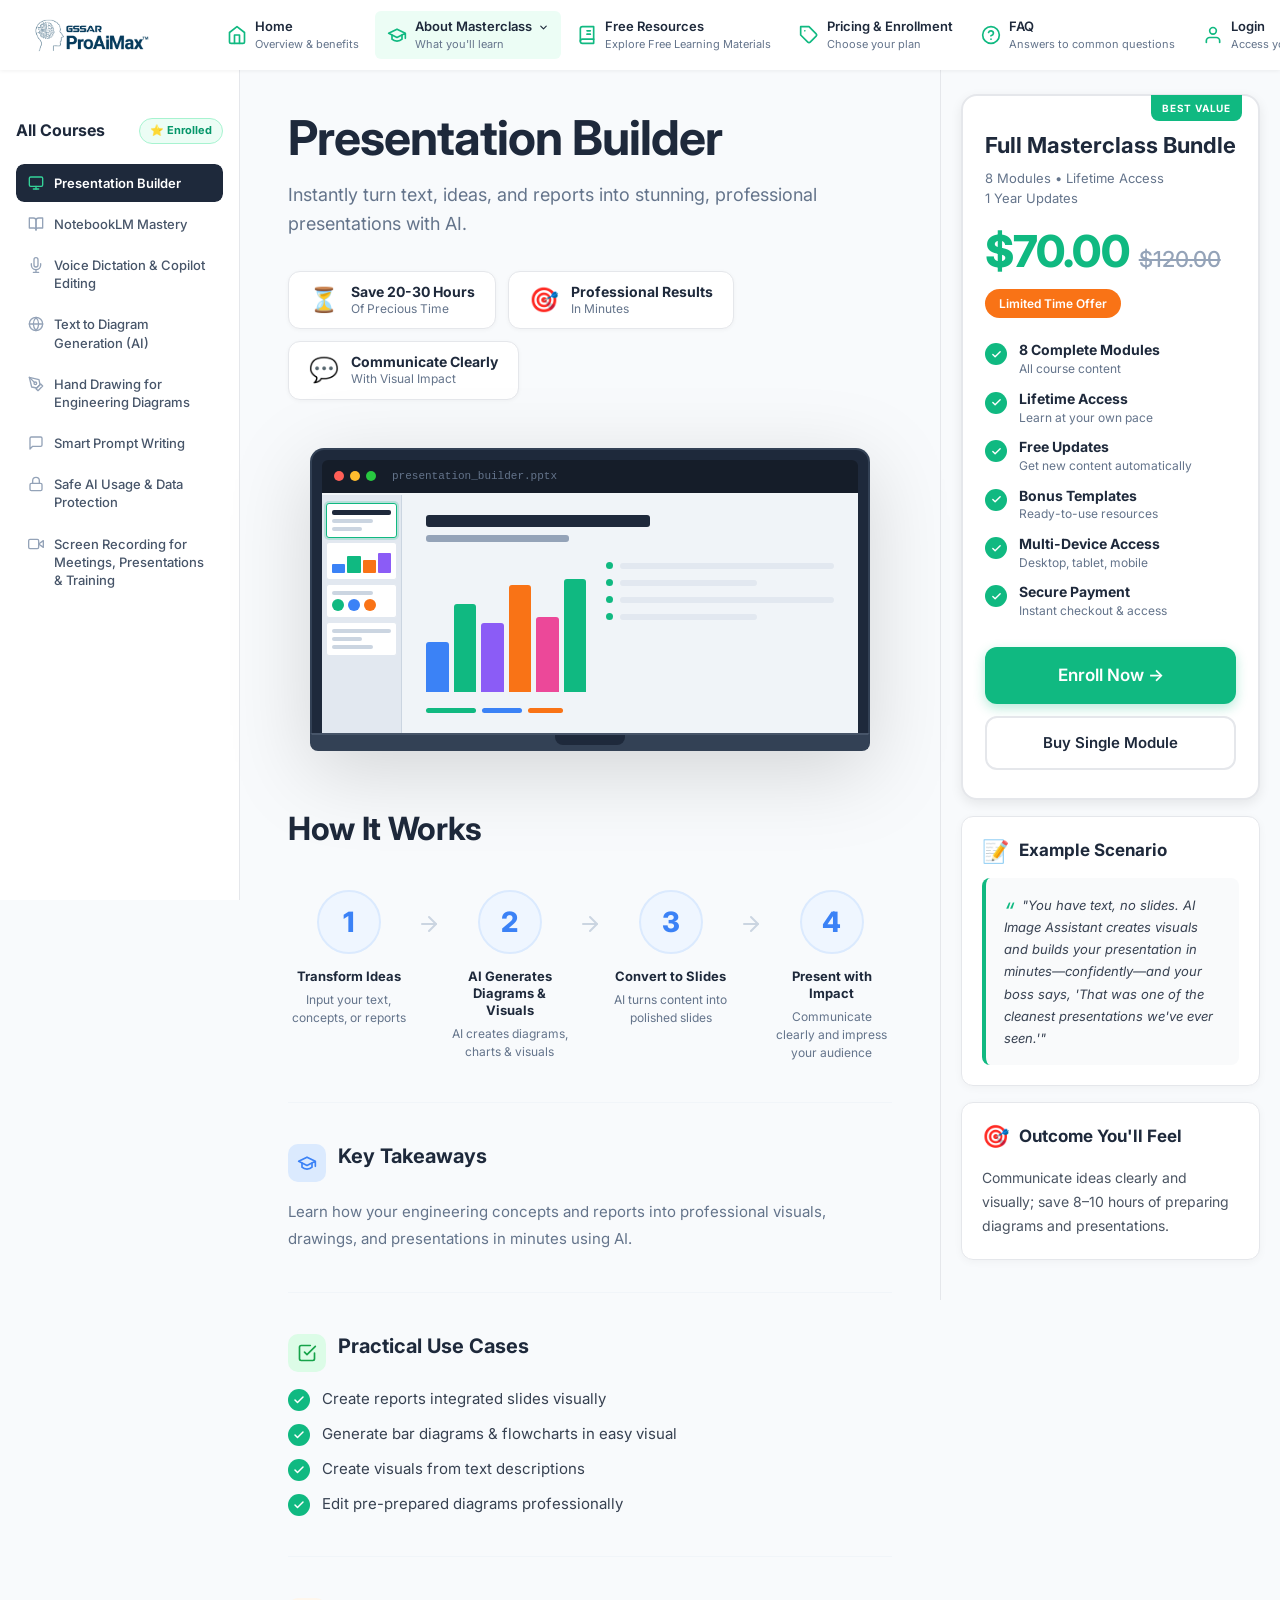
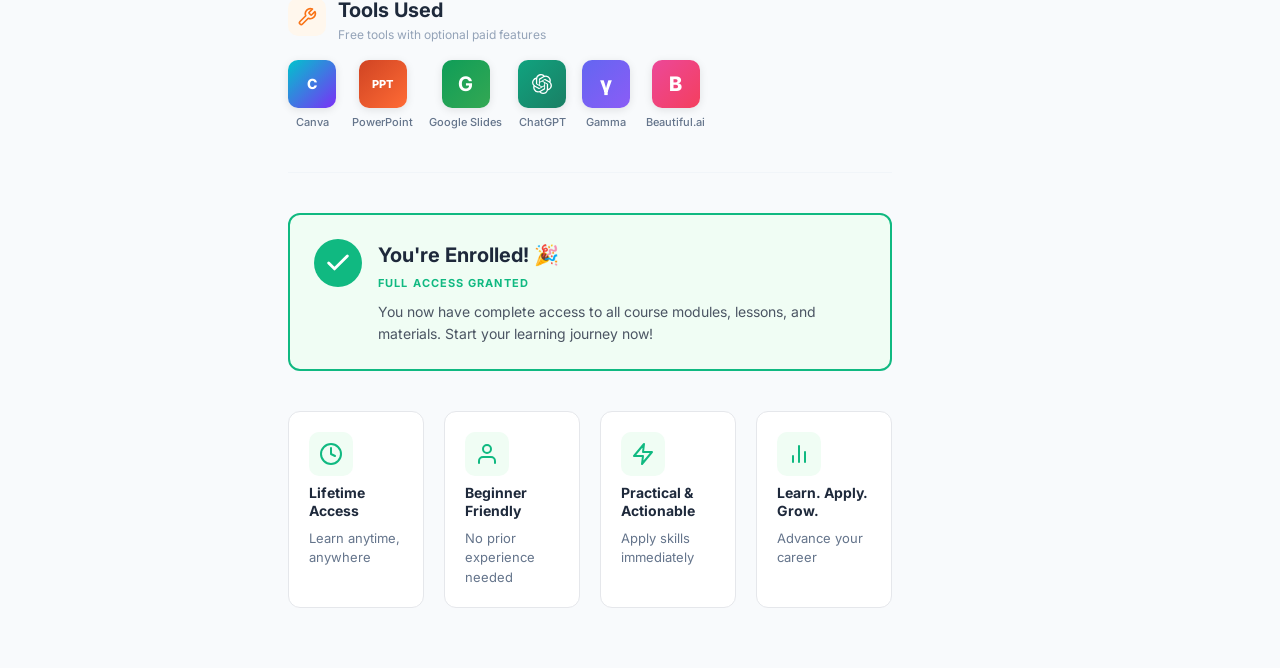
<file: presentation-builder.html>
<!DOCTYPE html>
<html lang="en">
<head>
  <meta charset="UTF-8" />
  <meta name="viewport" content="width=device-width, initial-scale=1.0" />
  <meta name="description" content="Presentation Builder — ProAiMax AI Masterclass. Instantly turn text, ideas, and reports into stunning presentations with AI." />
  <title>Presentation Builder — ProAiMax</title>
  <link rel="stylesheet" href="style.css" />
  <link rel="stylesheet" href="presentation-builder.css" />
  <link rel="preconnect" href="https://fonts.googleapis.com" />
  <link rel="preconnect" href="https://fonts.gstatic.com" crossorigin />
  <link href="https://fonts.googleapis.com/css2?family=Inter:wght@400;500;600;700;800;900&display=swap" rel="stylesheet" />
</head>
<body>

  <!-- ═══════════════════════════════════════════════
       NAVBAR
  ═══════════════════════════════════════════════ -->
  <nav class="navbar" id="navbar">
    <div class="nb-container">

      <a href="index.html" class="nb-logo" aria-label="ProAiMax — Home">
        <img src="images/Logo.png" alt="ProAiMax" class="nb-logo-img">
        <span class="nb-logo-text">Pro<em>Ai</em>Max</span>
      </a>

      <ul class="nb-links" id="nbLinks" role="list">
        <li>
          <a href="index.html#hero" class="nb-link">
            <span class="nb-icon" aria-hidden="true">
              <svg width="20" height="20" viewBox="0 0 24 24" fill="none" stroke="currentColor" stroke-width="2" stroke-linecap="round" stroke-linejoin="round"><path d="M3 9l9-7 9 7v11a2 2 0 0 1-2 2H5a2 2 0 0 1-2-2z"/><polyline points="9 22 9 12 15 12 15 22"/></svg>
            </span>
            <span class="nb-link-body">
              <span class="nb-link-title">Home</span>
              <span class="nb-link-sub">Overview &amp; benefits</span>
            </span>
          </a>
        </li>

        <!-- About Masterclass — dropdown trigger -->
        <li class="nb-has-dropdown">
          <a href="index.html#founder-section" class="nb-link nb-link--active">
            <span class="nb-icon" aria-hidden="true">
              <svg width="20" height="20" viewBox="0 0 24 24" fill="none" stroke="currentColor" stroke-width="2" stroke-linecap="round" stroke-linejoin="round"><path d="M22 10v6M2 10l10-5 10 5-10 5z"/><path d="M6 12v5c3 3 9 3 12 0v-5"/></svg>
            </span>
            <span class="nb-link-body">
              <span class="nb-link-title">About Masterclass <svg class="nb-chevron" width="11" height="11" viewBox="0 0 24 24" fill="none" stroke="currentColor" stroke-width="2.5" stroke-linecap="round" stroke-linejoin="round" aria-hidden="true"><polyline points="6 9 12 15 18 9"/></svg></span>
              <span class="nb-link-sub">What you'll learn</span>
            </span>
          </a>
          <ul class="nb-dropdown" role="menu">
            <li role="none">
              <a href="presentation-builder.html" class="nb-dropdown-link nb-dropdown-link--active" role="menuitem">
                <span class="nb-dd-icon" aria-hidden="true">
                  <svg width="15" height="15" viewBox="0 0 24 24" fill="none" stroke="currentColor" stroke-width="2" stroke-linecap="round" stroke-linejoin="round"><rect x="2" y="3" width="20" height="14" rx="2"/><line x1="8" y1="21" x2="16" y2="21"/><line x1="12" y1="17" x2="12" y2="21"/></svg>
                </span>
                Presentation Builder
              </a>
            </li>
          </ul>
        </li>

        <li>
          <a href="index.html#free-resources" class="nb-link">
            <span class="nb-icon" aria-hidden="true">
              <svg width="20" height="20" viewBox="0 0 24 24" fill="none" stroke="currentColor" stroke-width="2" stroke-linecap="round" stroke-linejoin="round"><path d="M4 19.5A2.5 2.5 0 0 1 6.5 17H20"/><path d="M6.5 2H20v20H6.5A2.5 2.5 0 0 1 4 19.5v-15A2.5 2.5 0 0 1 6.5 2z"/><line x1="12" y1="7" x2="16" y2="7"/><line x1="12" y1="11" x2="16" y2="11"/></svg>
            </span>
            <span class="nb-link-body">
              <span class="nb-link-title">Free Resources</span>
              <span class="nb-link-sub">Explore Free Learning Materials</span>
            </span>
          </a>
        </li>
        <li>
          <a href="index.html#final-cta-section" class="nb-link">
            <span class="nb-icon" aria-hidden="true">
              <svg width="20" height="20" viewBox="0 0 24 24" fill="none" stroke="currentColor" stroke-width="2" stroke-linecap="round" stroke-linejoin="round"><path d="M20.59 13.41l-7.17 7.17a2 2 0 0 1-2.83 0L2 12V2h10l8.59 8.59a2 2 0 0 1 0 2.82z"/><line x1="7" y1="7" x2="7.01" y2="7"/></svg>
            </span>
            <span class="nb-link-body">
              <span class="nb-link-title">Pricing &amp; Enrollment</span>
              <span class="nb-link-sub">Choose your plan</span>
            </span>
          </a>
        </li>
        <li>
          <a href="index.html#final-cta-section" class="nb-link">
            <span class="nb-icon" aria-hidden="true">
              <svg width="20" height="20" viewBox="0 0 24 24" fill="none" stroke="currentColor" stroke-width="2" stroke-linecap="round" stroke-linejoin="round"><circle cx="12" cy="12" r="10"/><path d="M9.09 9a3 3 0 0 1 5.83 1c0 2-3 3-3 3"/><line x1="12" y1="17" x2="12.01" y2="17"/></svg>
            </span>
            <span class="nb-link-body">
              <span class="nb-link-title">FAQ</span>
              <span class="nb-link-sub">Answers to common questions</span>
            </span>
          </a>
        </li>
        <li>
          <a href="index.html#final-cta-section" class="nb-link">
            <span class="nb-icon" aria-hidden="true">
              <svg width="20" height="20" viewBox="0 0 24 24" fill="none" stroke="currentColor" stroke-width="2" stroke-linecap="round" stroke-linejoin="round"><path d="M20 21v-2a4 4 0 0 0-4-4H8a4 4 0 0 0-4 4v2"/><circle cx="12" cy="7" r="4"/></svg>
            </span>
            <span class="nb-link-body">
              <span class="nb-link-title">Login</span>
              <span class="nb-link-sub">Access your account</span>
            </span>
          </a>
        </li>
      </ul>

      <a href="index.html#final-cta-section" class="nb-cta">Start Saving Time Now &#8594;</a>

      <button class="nb-hamburger" id="nbHamburger" aria-label="Open navigation menu" aria-expanded="false" aria-controls="nbPanel">
        <span></span><span></span><span></span>
      </button>
    </div>
  </nav>

  <!-- Mobile overlay -->
  <div class="nb-overlay" id="nbOverlay" aria-hidden="true"></div>

  <!-- Mobile slide-in panel -->
  <div class="nb-panel" id="nbPanel" role="dialog" aria-modal="true" aria-label="Navigation menu" aria-hidden="true">
    <button class="nb-close" id="nbClose" aria-label="Close navigation menu">
      <svg width="20" height="20" viewBox="0 0 24 24" fill="none" stroke="currentColor" stroke-width="2.5" stroke-linecap="round"><line x1="18" y1="6" x2="6" y2="18"/><line x1="6" y1="6" x2="18" y2="18"/></svg>
    </button>

    <ul class="nb-panel-links" role="list">
      <li>
        <a href="index.html#hero" class="nb-panel-link">
          <span class="nb-icon" aria-hidden="true">
            <svg width="20" height="20" viewBox="0 0 24 24" fill="none" stroke="currentColor" stroke-width="2" stroke-linecap="round" stroke-linejoin="round"><path d="M3 9l9-7 9 7v11a2 2 0 0 1-2 2H5a2 2 0 0 1-2-2z"/><polyline points="9 22 9 12 15 12 15 22"/></svg>
          </span>
          <span class="nb-link-body">
            <span class="nb-link-title">Home</span>
            <span class="nb-link-sub">Overview &amp; benefits</span>
          </span>
        </a>
      </li>
      <li>
        <a href="index.html#founder-section" class="nb-panel-link nb-panel-link--active">
          <span class="nb-icon" aria-hidden="true">
            <svg width="20" height="20" viewBox="0 0 24 24" fill="none" stroke="currentColor" stroke-width="2" stroke-linecap="round" stroke-linejoin="round"><path d="M22 10v6M2 10l10-5 10 5-10 5z"/><path d="M6 12v5c3 3 9 3 12 0v-5"/></svg>
          </span>
          <span class="nb-link-body">
            <span class="nb-link-title">About Masterclass</span>
            <span class="nb-link-sub">What you'll learn</span>
          </span>
        </a>
        <!-- Mobile sub-item -->
        <a href="presentation-builder.html" class="nb-panel-sublink nb-panel-sublink--active">
          <svg width="14" height="14" viewBox="0 0 24 24" fill="none" stroke="currentColor" stroke-width="2" stroke-linecap="round" stroke-linejoin="round"><rect x="2" y="3" width="20" height="14" rx="2"/><line x1="8" y1="21" x2="16" y2="21"/><line x1="12" y1="17" x2="12" y2="21"/></svg>
          Presentation Builder
        </a>
      </li>
      <li>
        <a href="index.html#free-resources" class="nb-panel-link">
          <span class="nb-icon" aria-hidden="true">
            <svg width="20" height="20" viewBox="0 0 24 24" fill="none" stroke="currentColor" stroke-width="2" stroke-linecap="round" stroke-linejoin="round"><path d="M4 19.5A2.5 2.5 0 0 1 6.5 17H20"/><path d="M6.5 2H20v20H6.5A2.5 2.5 0 0 1 4 19.5v-15A2.5 2.5 0 0 1 6.5 2z"/><line x1="12" y1="7" x2="16" y2="7"/><line x1="12" y1="11" x2="16" y2="11"/></svg>
          </span>
          <span class="nb-link-body">
            <span class="nb-link-title">Free Resources</span>
            <span class="nb-link-sub">Explore Free Learning Materials</span>
          </span>
        </a>
      </li>
      <li>
        <a href="index.html#final-cta-section" class="nb-panel-link">
          <span class="nb-icon" aria-hidden="true">
            <svg width="20" height="20" viewBox="0 0 24 24" fill="none" stroke="currentColor" stroke-width="2" stroke-linecap="round" stroke-linejoin="round"><path d="M20.59 13.41l-7.17 7.17a2 2 0 0 1-2.83 0L2 12V2h10l8.59 8.59a2 2 0 0 1 0 2.82z"/><line x1="7" y1="7" x2="7.01" y2="7"/></svg>
          </span>
          <span class="nb-link-body">
            <span class="nb-link-title">Pricing &amp; Enrollment</span>
            <span class="nb-link-sub">Choose your plan</span>
          </span>
        </a>
      </li>
      <li>
        <a href="index.html#final-cta-section" class="nb-panel-link">
          <span class="nb-icon" aria-hidden="true">
            <svg width="20" height="20" viewBox="0 0 24 24" fill="none" stroke="currentColor" stroke-width="2" stroke-linecap="round" stroke-linejoin="round"><circle cx="12" cy="12" r="10"/><path d="M9.09 9a3 3 0 0 1 5.83 1c0 2-3 3-3 3"/><line x1="12" y1="17" x2="12.01" y2="17"/></svg>
          </span>
          <span class="nb-link-body">
            <span class="nb-link-title">FAQ</span>
            <span class="nb-link-sub">Answers to common questions</span>
          </span>
        </a>
      </li>
      <li>
        <a href="index.html#final-cta-section" class="nb-panel-link">
          <span class="nb-icon" aria-hidden="true">
            <svg width="20" height="20" viewBox="0 0 24 24" fill="none" stroke="currentColor" stroke-width="2" stroke-linecap="round" stroke-linejoin="round"><path d="M20 21v-2a4 4 0 0 0-4-4H8a4 4 0 0 0-4 4v2"/><circle cx="12" cy="7" r="4"/></svg>
          </span>
          <span class="nb-link-body">
            <span class="nb-link-title">Login</span>
            <span class="nb-link-sub">Access your account</span>
          </span>
        </a>
      </li>
    </ul>

    <a href="index.html#final-cta-section" class="nb-panel-cta">
      <span>Start Saving Time Now &#8594;</span>
      <small>Join &amp; transform your productivity</small>
    </a>
  </div>

  <!-- ═══════════════════════════════════════════════
       PAGE LAYOUT — 3 COLUMNS
  ═══════════════════════════════════════════════ -->
  <div class="pb-page">
    <div class="pb-layout">

      <!-- ─────────────────────────────────────────
           LEFT SIDEBAR — Course List
      ───────────────────────────────────────── -->
      <aside class="pb-sidebar" id="pbSidebar">
        <div class="pb-sidebar-sticky">

          <div class="pb-sidebar-header">
            <h3 class="pb-sidebar-title">All Courses</h3>
            <span class="pb-enrolled-badge">&#11088; Enrolled</span>
          </div>

          <ul class="pb-course-list">
            <li class="pb-course-item pb-course-item--active">
              <a href="presentation-builder.html" class="pb-course-link">
                <span class="pb-course-icon" aria-hidden="true">
                  <svg width="16" height="16" viewBox="0 0 24 24" fill="none" stroke="currentColor" stroke-width="2" stroke-linecap="round" stroke-linejoin="round"><rect x="2" y="3" width="20" height="14" rx="2"/><line x1="8" y1="21" x2="16" y2="21"/><line x1="12" y1="17" x2="12" y2="21"/></svg>
                </span>
                <span class="pb-course-name">Presentation Builder</span>
              </a>
            </li>
            <li class="pb-course-item">
              <a href="#" class="pb-course-link">
                <span class="pb-course-icon" aria-hidden="true">
                  <svg width="16" height="16" viewBox="0 0 24 24" fill="none" stroke="currentColor" stroke-width="2" stroke-linecap="round" stroke-linejoin="round"><path d="M2 3h6a4 4 0 0 1 4 4v14a3 3 0 0 0-3-3H2z"/><path d="M22 3h-6a4 4 0 0 0-4 4v14a3 3 0 0 1 3-3h7z"/></svg>
                </span>
                <span class="pb-course-name">NotebookLM Mastery</span>
              </a>
            </li>
            <li class="pb-course-item">
              <a href="#" class="pb-course-link">
                <span class="pb-course-icon" aria-hidden="true">
                  <svg width="16" height="16" viewBox="0 0 24 24" fill="none" stroke="currentColor" stroke-width="2" stroke-linecap="round" stroke-linejoin="round"><path d="M12 1a3 3 0 0 0-3 3v8a3 3 0 0 0 6 0V4a3 3 0 0 0-3-3z"/><path d="M19 10v2a7 7 0 0 1-14 0v-2"/><line x1="12" y1="19" x2="12" y2="23"/><line x1="8" y1="23" x2="16" y2="23"/></svg>
                </span>
                <span class="pb-course-name">Voice Dictation &amp; Copilot Editing</span>
              </a>
            </li>
            <li class="pb-course-item">
              <a href="#" class="pb-course-link">
                <span class="pb-course-icon" aria-hidden="true">
                  <svg width="16" height="16" viewBox="0 0 24 24" fill="none" stroke="currentColor" stroke-width="2" stroke-linecap="round" stroke-linejoin="round"><circle cx="12" cy="12" r="10"/><line x1="2" y1="12" x2="22" y2="12"/><path d="M12 2a15.3 15.3 0 0 1 4 10 15.3 15.3 0 0 1-4 10 15.3 15.3 0 0 1-4-10 15.3 15.3 0 0 1 4-10z"/></svg>
                </span>
                <span class="pb-course-name">Text to Diagram Generation (AI)</span>
              </a>
            </li>
            <li class="pb-course-item">
              <a href="#" class="pb-course-link">
                <span class="pb-course-icon" aria-hidden="true">
                  <svg width="16" height="16" viewBox="0 0 24 24" fill="none" stroke="currentColor" stroke-width="2" stroke-linecap="round" stroke-linejoin="round"><path d="M12 19l7-7 3 3-7 7-3-3z"/><path d="M18 13l-1.5-7.5L2 2l3.5 14.5L13 18l5-5z"/><path d="M2 2l7.586 7.586"/><circle cx="11" cy="11" r="2"/></svg>
                </span>
                <span class="pb-course-name">Hand Drawing for Engineering Diagrams</span>
              </a>
            </li>
            <li class="pb-course-item">
              <a href="#" class="pb-course-link">
                <span class="pb-course-icon" aria-hidden="true">
                  <svg width="16" height="16" viewBox="0 0 24 24" fill="none" stroke="currentColor" stroke-width="2" stroke-linecap="round" stroke-linejoin="round"><path d="M21 15a2 2 0 0 1-2 2H7l-4 4V5a2 2 0 0 1 2-2h14a2 2 0 0 1 2 2z"/></svg>
                </span>
                <span class="pb-course-name">Smart Prompt Writing</span>
              </a>
            </li>
            <li class="pb-course-item">
              <a href="#" class="pb-course-link">
                <span class="pb-course-icon" aria-hidden="true">
                  <svg width="16" height="16" viewBox="0 0 24 24" fill="none" stroke="currentColor" stroke-width="2" stroke-linecap="round" stroke-linejoin="round"><rect x="3" y="11" width="18" height="11" rx="2" ry="2"/><path d="M7 11V7a5 5 0 0 1 10 0v4"/></svg>
                </span>
                <span class="pb-course-name">Safe AI Usage &amp; Data Protection</span>
              </a>
            </li>
            <li class="pb-course-item">
              <a href="#" class="pb-course-link">
                <span class="pb-course-icon" aria-hidden="true">
                  <svg width="16" height="16" viewBox="0 0 24 24" fill="none" stroke="currentColor" stroke-width="2" stroke-linecap="round" stroke-linejoin="round"><polygon points="23 7 16 12 23 17 23 7"/><rect x="1" y="5" width="15" height="14" rx="2" ry="2"/></svg>
                </span>
                <span class="pb-course-name">Screen Recording for Meetings, Presentations &amp; Training</span>
              </a>
            </li>
          </ul>
        </div>
      </aside>

      <!-- ─────────────────────────────────────────
           CENTER CONTENT
      ───────────────────────────────────────── -->
      <main class="pb-main" id="pbMain">

        <!-- HERO -->
        <section class="pb-hero">
          <h1 class="pb-hero-title">Presentation Builder</h1>
          <p class="pb-hero-desc">Instantly turn text, ideas, and reports into stunning, professional presentations with AI.</p>

          <div class="pb-badges-row">
            <div class="pb-badge">
              <span class="pb-badge-emoji" aria-hidden="true">&#9203;</span>
              <div class="pb-badge-body">
                <span class="pb-badge-text">Save 20-30 Hours</span>
                <span class="pb-badge-sub">Of Precious Time</span>
              </div>
            </div>
            <div class="pb-badge">
              <span class="pb-badge-emoji" aria-hidden="true">&#127919;</span>
              <div class="pb-badge-body">
                <span class="pb-badge-text">Professional Results</span>
                <span class="pb-badge-sub">In Minutes</span>
              </div>
            </div>
            <div class="pb-badge">
              <span class="pb-badge-emoji" aria-hidden="true">&#128172;</span>
              <div class="pb-badge-body">
                <span class="pb-badge-text">Communicate Clearly</span>
                <span class="pb-badge-sub">With Visual Impact</span>
              </div>
            </div>
          </div>
        </section>

        <!-- LAPTOP MOCKUP -->
        <div class="pb-laptop-wrap" aria-hidden="true">
          <div class="pb-laptop">
            <div class="pb-laptop-body">
              <div class="pb-laptop-chrome">
                <span class="pb-dot pb-dot--red"></span>
                <span class="pb-dot pb-dot--yellow"></span>
                <span class="pb-dot pb-dot--green"></span>
                <span class="pb-laptop-label">presentation_builder.pptx</span>
              </div>
              <div class="pb-laptop-screen">
                <!-- Left slide panel -->
                <div class="pb-slide-panel">
                  <div class="pb-mini-slide pb-mini-slide--active">
                    <div class="pb-ms-bar pb-ms-bar--wide pb-ms-bar--dark"></div>
                    <div class="pb-ms-bar pb-ms-bar--medium"></div>
                    <div class="pb-ms-bar pb-ms-bar--short"></div>
                  </div>
                  <div class="pb-mini-slide">
                    <div class="pb-ms-chart">
                      <span></span><span></span><span></span><span></span>
                    </div>
                  </div>
                  <div class="pb-mini-slide">
                    <div class="pb-ms-bar pb-ms-bar--medium"></div>
                    <div class="pb-ms-circles">
                      <span></span><span></span><span></span>
                    </div>
                  </div>
                  <div class="pb-mini-slide">
                    <div class="pb-ms-bar pb-ms-bar--wide"></div>
                    <div class="pb-ms-bar pb-ms-bar--short"></div>
                    <div class="pb-ms-bar pb-ms-bar--medium"></div>
                  </div>
                </div>
                <!-- Main slide view -->
                <div class="pb-main-slide">
                  <div class="pb-slide-header">
                    <div class="pb-slide-title-bar"></div>
                    <div class="pb-slide-sub-bar"></div>
                  </div>
                  <div class="pb-slide-content">
                    <div class="pb-slide-chart">
                      <div class="pb-chart-bar" style="height:40%"></div>
                      <div class="pb-chart-bar" style="height:70%"></div>
                      <div class="pb-chart-bar" style="height:55%"></div>
                      <div class="pb-chart-bar" style="height:85%"></div>
                      <div class="pb-chart-bar" style="height:60%"></div>
                      <div class="pb-chart-bar" style="height:90%"></div>
                    </div>
                    <div class="pb-slide-bullets">
                      <div class="pb-bullet"><span class="pb-bullet-dot"></span><div class="pb-bullet-line"></div></div>
                      <div class="pb-bullet"><span class="pb-bullet-dot"></span><div class="pb-bullet-line pb-bullet-line--short"></div></div>
                      <div class="pb-bullet"><span class="pb-bullet-dot"></span><div class="pb-bullet-line"></div></div>
                      <div class="pb-bullet"><span class="pb-bullet-dot"></span><div class="pb-bullet-line pb-bullet-line--short"></div></div>
                    </div>
                  </div>
                  <div class="pb-slide-footer">
                    <div class="pb-slide-tag pb-slide-tag--green"></div>
                    <div class="pb-slide-tag pb-slide-tag--blue"></div>
                    <div class="pb-slide-tag pb-slide-tag--orange"></div>
                  </div>
                </div>
              </div>
            </div>
            <div class="pb-laptop-base">
              <div class="pb-laptop-notch"></div>
            </div>
          </div>
        </div>

        <!-- HOW IT WORKS -->
        <section class="pb-section">
          <h2 class="pb-section-title">How It Works</h2>
          <div class="pb-steps">
            <div class="pb-step">
              <div class="pb-step-num">1</div>
              <div class="pb-step-body">
                <h4 class="pb-step-heading">Transform Ideas</h4>
                <p class="pb-step-desc">Input your text, concepts, or reports</p>
              </div>
            </div>
            <div class="pb-step-arrow" aria-hidden="true">
              <svg width="24" height="24" viewBox="0 0 24 24" fill="none" stroke="#CBD5E1" stroke-width="2" stroke-linecap="round" stroke-linejoin="round"><line x1="5" y1="12" x2="19" y2="12"/><polyline points="12 5 19 12 12 19"/></svg>
            </div>
            <div class="pb-step">
              <div class="pb-step-num">2</div>
              <div class="pb-step-body">
                <h4 class="pb-step-heading">AI Generates Diagrams &amp; Visuals</h4>
                <p class="pb-step-desc">AI creates diagrams, charts &amp; visuals</p>
              </div>
            </div>
            <div class="pb-step-arrow" aria-hidden="true">
              <svg width="24" height="24" viewBox="0 0 24 24" fill="none" stroke="#CBD5E1" stroke-width="2" stroke-linecap="round" stroke-linejoin="round"><line x1="5" y1="12" x2="19" y2="12"/><polyline points="12 5 19 12 12 19"/></svg>
            </div>
            <div class="pb-step">
              <div class="pb-step-num">3</div>
              <div class="pb-step-body">
                <h4 class="pb-step-heading">Convert to Slides</h4>
                <p class="pb-step-desc">AI turns content into polished slides</p>
              </div>
            </div>
            <div class="pb-step-arrow" aria-hidden="true">
              <svg width="24" height="24" viewBox="0 0 24 24" fill="none" stroke="#CBD5E1" stroke-width="2" stroke-linecap="round" stroke-linejoin="round"><line x1="5" y1="12" x2="19" y2="12"/><polyline points="12 5 19 12 12 19"/></svg>
            </div>
            <div class="pb-step">
              <div class="pb-step-num">4</div>
              <div class="pb-step-body">
                <h4 class="pb-step-heading">Present with Impact</h4>
                <p class="pb-step-desc">Communicate clearly and impress your audience</p>
              </div>
            </div>
          </div>
        </section>

        <!-- KEY TAKEAWAYS -->
        <section class="pb-section">
          <div class="pb-section-icon-heading">
            <span class="pb-section-icon pb-section-icon--blue" aria-hidden="true">
              <svg width="20" height="20" viewBox="0 0 24 24" fill="none" stroke="currentColor" stroke-width="2" stroke-linecap="round" stroke-linejoin="round"><path d="M22 10v6M2 10l10-5 10 5-10 5z"/><path d="M6 12v5c3 3 9 3 12 0v-5"/></svg>
            </span>
            <h3 class="pb-section-h3">Key Takeaways</h3>
          </div>
          <p class="pb-section-text">Learn how your engineering concepts and reports into professional visuals, drawings, and presentations in minutes using AI.</p>
        </section>

        <!-- PRACTICAL USE CASES -->
        <section class="pb-section">
          <div class="pb-section-icon-heading">
            <span class="pb-section-icon pb-section-icon--green" aria-hidden="true">
              <svg width="20" height="20" viewBox="0 0 24 24" fill="none" stroke="currentColor" stroke-width="2" stroke-linecap="round" stroke-linejoin="round"><polyline points="9 11 12 14 22 4"/><path d="M21 12v7a2 2 0 0 1-2 2H5a2 2 0 0 1-2-2V5a2 2 0 0 1 2-2h11"/></svg>
            </span>
            <h3 class="pb-section-h3">Practical Use Cases</h3>
          </div>
          <ul class="pb-use-cases">
            <li class="pb-use-case-item">
              <span class="pb-check" aria-hidden="true">
                <svg width="12" height="12" viewBox="0 0 24 24" fill="none" stroke="currentColor" stroke-width="3" stroke-linecap="round" stroke-linejoin="round"><polyline points="20 6 9 17 4 12"/></svg>
              </span>
              Create reports integrated slides visually
            </li>
            <li class="pb-use-case-item">
              <span class="pb-check" aria-hidden="true">
                <svg width="12" height="12" viewBox="0 0 24 24" fill="none" stroke="currentColor" stroke-width="3" stroke-linecap="round" stroke-linejoin="round"><polyline points="20 6 9 17 4 12"/></svg>
              </span>
              Generate bar diagrams &amp; flowcharts in easy visual
            </li>
            <li class="pb-use-case-item">
              <span class="pb-check" aria-hidden="true">
                <svg width="12" height="12" viewBox="0 0 24 24" fill="none" stroke="currentColor" stroke-width="3" stroke-linecap="round" stroke-linejoin="round"><polyline points="20 6 9 17 4 12"/></svg>
              </span>
              Create visuals from text descriptions
            </li>
            <li class="pb-use-case-item">
              <span class="pb-check" aria-hidden="true">
                <svg width="12" height="12" viewBox="0 0 24 24" fill="none" stroke="currentColor" stroke-width="3" stroke-linecap="round" stroke-linejoin="round"><polyline points="20 6 9 17 4 12"/></svg>
              </span>
              Edit pre-prepared diagrams professionally
            </li>
          </ul>
        </section>

        <!-- TOOLS USED -->
        <section class="pb-section">
          <div class="pb-section-icon-heading">
            <span class="pb-section-icon pb-section-icon--orange" aria-hidden="true">
              <svg width="20" height="20" viewBox="0 0 24 24" fill="none" stroke="currentColor" stroke-width="2" stroke-linecap="round" stroke-linejoin="round"><path d="M14.7 6.3a1 1 0 0 0 0 1.4l1.6 1.6a1 1 0 0 0 1.4 0l3.77-3.77a6 6 0 0 1-7.94 7.94l-6.91 6.91a2.12 2.12 0 0 1-3-3l6.91-6.91a6 6 0 0 1 7.94-7.94l-3.76 3.76z"/></svg>
            </span>
            <div>
              <h3 class="pb-section-h3">Tools Used</h3>
              <p class="pb-tools-sub">Free tools with optional paid features</p>
            </div>
          </div>
          <div class="pb-tools-row">
            <div class="pb-tool" title="Canva">
              <div class="pb-tool-icon pb-tool-icon--canva">C</div>
              <span class="pb-tool-name">Canva</span>
            </div>
            <div class="pb-tool" title="Microsoft PowerPoint">
              <div class="pb-tool-icon pb-tool-icon--ppt">PPT</div>
              <span class="pb-tool-name">PowerPoint</span>
            </div>
            <div class="pb-tool" title="Google Slides">
              <div class="pb-tool-icon pb-tool-icon--gslides">G</div>
              <span class="pb-tool-name">Google Slides</span>
            </div>
            <div class="pb-tool" title="ChatGPT">
              <div class="pb-tool-icon pb-tool-icon--chatgpt">
                <svg width="20" height="20" viewBox="0 0 24 24" fill="currentColor" aria-hidden="true"><path d="M22.282 9.821a5.985 5.985 0 0 0-.516-4.91 6.046 6.046 0 0 0-6.51-2.9A6.065 6.065 0 0 0 4.981 4.18a5.985 5.985 0 0 0-3.998 2.9 6.046 6.046 0 0 0 .743 7.097 5.98 5.98 0 0 0 .51 4.911 6.051 6.051 0 0 0 6.515 2.9A5.985 5.985 0 0 0 13.26 24a6.056 6.056 0 0 0 5.772-4.206 5.99 5.99 0 0 0 3.997-2.9 6.056 6.056 0 0 0-.747-7.073zM13.26 22.43a4.476 4.476 0 0 1-2.876-1.04l.141-.081 4.779-2.758a.795.795 0 0 0 .392-.681v-6.737l2.02 1.168a.071.071 0 0 1 .038.052v5.583a4.504 4.504 0 0 1-4.494 4.494zM3.6 18.304a4.47 4.47 0 0 1-.535-3.014l.142.085 4.783 2.759a.771.771 0 0 0 .78 0l5.843-3.369v2.332a.08.08 0 0 1-.033.062L9.74 19.95a4.5 4.5 0 0 1-6.14-1.646zM2.34 7.896a4.485 4.485 0 0 1 2.366-1.973V11.6a.766.766 0 0 0 .388.677l5.815 3.355-2.02 1.168a.076.076 0 0 1-.071 0l-4.83-2.786A4.504 4.504 0 0 1 2.34 7.872zm16.597 3.855l-5.843-3.369 2.02-1.168a.076.076 0 0 1 .071 0l4.83 2.791a4.494 4.494 0 0 1-.676 8.105v-5.678a.79.79 0 0 0-.402-.681zm2.01-3.023l-.141-.085-4.774-2.782a.776.776 0 0 0-.785 0L9.409 9.23V6.897a.066.066 0 0 1 .028-.061l4.83-2.787a4.5 4.5 0 0 1 6.68 4.66zm-12.64 4.135l-2.02-1.164a.08.08 0 0 1-.038-.057V6.075a4.5 4.5 0 0 1 7.375-3.453l-.142.08L8.704 5.46a.795.795 0 0 0-.393.681zm1.097-2.365l2.602-1.5 2.607 1.5v2.999l-2.597 1.5-2.607-1.5z"/></svg>
              </div>
              <span class="pb-tool-name">ChatGPT</span>
            </div>
            <div class="pb-tool" title="Gamma">
              <div class="pb-tool-icon pb-tool-icon--gamma">&#947;</div>
              <span class="pb-tool-name">Gamma</span>
            </div>
            <div class="pb-tool" title="Beautiful.ai">
              <div class="pb-tool-icon pb-tool-icon--beautiful">B</div>
              <span class="pb-tool-name">Beautiful.ai</span>
            </div>
          </div>
        </section>

        <!-- ENROLLMENT SUCCESS -->
        <section class="pb-enrolled-box">
          <div class="pb-enrolled-icon" aria-hidden="true">
            <svg width="28" height="28" viewBox="0 0 24 24" fill="none" stroke="currentColor" stroke-width="2.5" stroke-linecap="round" stroke-linejoin="round"><polyline points="20 6 9 17 4 12"/></svg>
          </div>
          <div class="pb-enrolled-content">
            <h3 class="pb-enrolled-title">You're Enrolled! &#127881;</h3>
            <p class="pb-enrolled-access">FULL ACCESS GRANTED</p>
            <p class="pb-enrolled-desc">You now have complete access to all course modules, lessons, and materials. Start your learning journey now!</p>
          </div>
        </section>

        <!-- BOTTOM FEATURES GRID -->
        <section class="pb-bottom-features">
          <div class="pb-feat">
            <div class="pb-feat-icon" aria-hidden="true">
              <svg width="24" height="24" viewBox="0 0 24 24" fill="none" stroke="currentColor" stroke-width="2" stroke-linecap="round" stroke-linejoin="round"><circle cx="12" cy="12" r="10"/><polyline points="12 6 12 12 16 14"/></svg>
            </div>
            <h4 class="pb-feat-title">Lifetime Access</h4>
            <p class="pb-feat-desc">Learn anytime, anywhere</p>
          </div>
          <div class="pb-feat">
            <div class="pb-feat-icon" aria-hidden="true">
              <svg width="24" height="24" viewBox="0 0 24 24" fill="none" stroke="currentColor" stroke-width="2" stroke-linecap="round" stroke-linejoin="round"><path d="M20 21v-2a4 4 0 0 0-4-4H8a4 4 0 0 0-4 4v2"/><circle cx="12" cy="7" r="4"/></svg>
            </div>
            <h4 class="pb-feat-title">Beginner Friendly</h4>
            <p class="pb-feat-desc">No prior experience needed</p>
          </div>
          <div class="pb-feat">
            <div class="pb-feat-icon" aria-hidden="true">
              <svg width="24" height="24" viewBox="0 0 24 24" fill="none" stroke="currentColor" stroke-width="2" stroke-linecap="round" stroke-linejoin="round"><polygon points="13 2 3 14 12 14 11 22 21 10 12 10 13 2"/></svg>
            </div>
            <h4 class="pb-feat-title">Practical &amp; Actionable</h4>
            <p class="pb-feat-desc">Apply skills immediately</p>
          </div>
          <div class="pb-feat">
            <div class="pb-feat-icon" aria-hidden="true">
              <svg width="24" height="24" viewBox="0 0 24 24" fill="none" stroke="currentColor" stroke-width="2" stroke-linecap="round" stroke-linejoin="round"><line x1="18" y1="20" x2="18" y2="10"/><line x1="12" y1="20" x2="12" y2="4"/><line x1="6" y1="20" x2="6" y2="14"/></svg>
            </div>
            <h4 class="pb-feat-title">Learn. Apply. Grow.</h4>
            <p class="pb-feat-desc">Advance your career</p>
          </div>
        </section>

      </main>

      <!-- ─────────────────────────────────────────
           RIGHT SIDEBAR — Pricing
      ───────────────────────────────────────── -->
      <aside class="pb-right-sidebar">
        <div class="pb-pricing-sticky">

          <!-- PRICING CARD -->
          <div class="pb-pricing-card">
            <span class="pb-best-value-badge">BEST VALUE</span>

            <h3 class="pb-pricing-title">Full Masterclass Bundle</h3>
            <p class="pb-pricing-meta">8 Modules &bull; Lifetime Access</p>
            <p class="pb-pricing-meta">1 Year Updates</p>

            <div class="pb-price-row">
              <span class="pb-price-current">$70.00</span>
              <span class="pb-price-original">$120.00</span>
            </div>

            <div class="pb-limited-offer">Limited Time Offer</div>

            <ul class="pb-features-list">
              <li class="pb-feature-item">
                <span class="pb-feature-check" aria-hidden="true">
                  <svg width="11" height="11" viewBox="0 0 24 24" fill="none" stroke="currentColor" stroke-width="3" stroke-linecap="round" stroke-linejoin="round"><polyline points="20 6 9 17 4 12"/></svg>
                </span>
                <div class="pb-feature-text">
                  <span class="pb-feature-title">8 Complete Modules</span>
                  <span class="pb-feature-sub">All course content</span>
                </div>
              </li>
              <li class="pb-feature-item">
                <span class="pb-feature-check" aria-hidden="true">
                  <svg width="11" height="11" viewBox="0 0 24 24" fill="none" stroke="currentColor" stroke-width="3" stroke-linecap="round" stroke-linejoin="round"><polyline points="20 6 9 17 4 12"/></svg>
                </span>
                <div class="pb-feature-text">
                  <span class="pb-feature-title">Lifetime Access</span>
                  <span class="pb-feature-sub">Learn at your own pace</span>
                </div>
              </li>
              <li class="pb-feature-item">
                <span class="pb-feature-check" aria-hidden="true">
                  <svg width="11" height="11" viewBox="0 0 24 24" fill="none" stroke="currentColor" stroke-width="3" stroke-linecap="round" stroke-linejoin="round"><polyline points="20 6 9 17 4 12"/></svg>
                </span>
                <div class="pb-feature-text">
                  <span class="pb-feature-title">Free Updates</span>
                  <span class="pb-feature-sub">Get new content automatically</span>
                </div>
              </li>
              <li class="pb-feature-item">
                <span class="pb-feature-check" aria-hidden="true">
                  <svg width="11" height="11" viewBox="0 0 24 24" fill="none" stroke="currentColor" stroke-width="3" stroke-linecap="round" stroke-linejoin="round"><polyline points="20 6 9 17 4 12"/></svg>
                </span>
                <div class="pb-feature-text">
                  <span class="pb-feature-title">Bonus Templates</span>
                  <span class="pb-feature-sub">Ready-to-use resources</span>
                </div>
              </li>
              <li class="pb-feature-item">
                <span class="pb-feature-check" aria-hidden="true">
                  <svg width="11" height="11" viewBox="0 0 24 24" fill="none" stroke="currentColor" stroke-width="3" stroke-linecap="round" stroke-linejoin="round"><polyline points="20 6 9 17 4 12"/></svg>
                </span>
                <div class="pb-feature-text">
                  <span class="pb-feature-title">Multi-Device Access</span>
                  <span class="pb-feature-sub">Desktop, tablet, mobile</span>
                </div>
              </li>
              <li class="pb-feature-item">
                <span class="pb-feature-check" aria-hidden="true">
                  <svg width="11" height="11" viewBox="0 0 24 24" fill="none" stroke="currentColor" stroke-width="3" stroke-linecap="round" stroke-linejoin="round"><polyline points="20 6 9 17 4 12"/></svg>
                </span>
                <div class="pb-feature-text">
                  <span class="pb-feature-title">Secure Payment</span>
                  <span class="pb-feature-sub">Instant checkout &amp; access</span>
                </div>
              </li>
            </ul>

            <a href="index.html#final-cta-section" class="pb-enroll-btn">Enroll Now &#8594;</a>
            <a href="index.html#final-cta-section" class="pb-single-btn">Buy Single Module</a>
          </div>

          <!-- EXAMPLE SCENARIO CARD -->
          <div class="pb-scenario-card">
            <div class="pb-card-heading">
              <span class="pb-card-emoji" aria-hidden="true">&#128221;</span>
              <h4 class="pb-card-title">Example Scenario</h4>
            </div>
            <blockquote class="pb-quote">
              "You have text, no slides. AI Image Assistant creates visuals and builds your presentation in minutes—confidently—and your boss says, 'That was one of the cleanest presentations we've ever seen.'"
            </blockquote>
          </div>

          <!-- OUTCOME CARD -->
          <div class="pb-outcome-card">
            <div class="pb-card-heading">
              <span class="pb-card-emoji" aria-hidden="true">&#127919;</span>
              <h4 class="pb-card-title">Outcome You'll Feel</h4>
            </div>
            <p class="pb-outcome-text">Communicate ideas clearly and visually; save 8–10 hours of preparing diagrams and presentations.</p>
          </div>

        </div>
      </aside>

    </div>
  </div>

  <!-- Back to top -->
  <button class="back-to-top" id="backToTop" aria-label="Back to top">&#8593;</button>

  <script>
    /* ── Navbar scroll shadow ─────────────────── */
    const navbar = document.getElementById('navbar');
    window.addEventListener('scroll', () => {
      navbar.classList.toggle('scrolled', window.scrollY > 20);
    });

    /* ── Mobile slide panel ───────────────────── */
    const nbHamburger = document.getElementById('nbHamburger');
    const nbPanel     = document.getElementById('nbPanel');
    const nbOverlay   = document.getElementById('nbOverlay');
    const nbClose     = document.getElementById('nbClose');

    function openPanel() {
      nbPanel.classList.add('open');
      nbOverlay.classList.add('show');
      document.body.classList.add('nb-open');
      nbHamburger.classList.add('open');
      nbHamburger.setAttribute('aria-expanded', 'true');
      nbPanel.setAttribute('aria-hidden', 'false');
      nbClose.focus();
    }

    function closePanel() {
      nbPanel.classList.remove('open');
      nbOverlay.classList.remove('show');
      document.body.classList.remove('nb-open');
      nbHamburger.classList.remove('open');
      nbHamburger.setAttribute('aria-expanded', 'false');
      nbPanel.setAttribute('aria-hidden', 'true');
      nbHamburger.focus();
    }

    nbHamburger.addEventListener('click', openPanel);
    nbClose.addEventListener('click', closePanel);
    nbOverlay.addEventListener('click', closePanel);
    nbPanel.querySelectorAll('a').forEach(link => link.addEventListener('click', closePanel));
    document.addEventListener('keydown', e => {
      if (e.key === 'Escape' && nbPanel.classList.contains('open')) closePanel();
    });

    /* ── Logo fallback ────────────────────────── */
    const nbLogoImg = document.querySelector('.nb-logo-img');
    const nbLogoFallback = document.querySelector('.nb-logo-text');
    if (nbLogoImg && nbLogoFallback) {
      nbLogoImg.addEventListener('error', () => {
        nbLogoImg.style.display = 'none';
        nbLogoFallback.style.display = 'block';
      });
    }

    /* ── Back to top ──────────────────────────── */
    const backToTop = document.getElementById('backToTop');
    window.addEventListener('scroll', () => {
      backToTop.classList.toggle('visible', window.scrollY > 400);
    });
    backToTop.addEventListener('click', () => {
      window.scrollTo({ top: 0, behavior: 'smooth' });
    });

    /* ── Mobile sidebar toggle ────────────────── */
    const sidebarToggle = document.getElementById('sidebarToggle');
    const pbSidebar = document.getElementById('pbSidebar');
    if (sidebarToggle && pbSidebar) {
      sidebarToggle.addEventListener('click', () => {
        pbSidebar.classList.toggle('pb-sidebar--open');
        sidebarToggle.setAttribute('aria-expanded',
          pbSidebar.classList.contains('pb-sidebar--open').toString());
      });
    }
  </script>

</body>
</html>
</file>
<file: style.css>
/* ═══════════════════════════════════════════════
   TOKENS & RESET
═══════════════════════════════════════════════ */
:root {
  --green:       #10B981;
  --green-dark:  #059669;
  --green-light: #D1FAE5;
  --navy:        #1E293B;
  --navy-dark:   #0F172A;
  --slate:       #64748B;
  --slate-50:    #F8FAFC;
  --white:       #FFFFFF;
  --radius:      12px;
  --radius-lg:   20px;
  --shadow:      0 4px 24px rgba(0,0,0,.08);
  --shadow-lg:   0 12px 48px rgba(0,0,0,.14);
  --transition:  .2s ease;
}

*, *::before, *::after { box-sizing: border-box; margin: 0; padding: 0; }

html { scroll-behavior: smooth; font-size: 16px; }

body {
  font-family: 'Inter', Arial, Helvetica, sans-serif;
  color: var(--navy);
  background: var(--white);
  line-height: 1.6;
  overflow-x: hidden;
}

img { max-width: 100%; display: block; }
a  { text-decoration: none; color: inherit; }
ul { list-style: none; }

.container {
  max-width: 1200px;
  margin: 0 auto;
  padding: 0 24px;
}

/* ═══════════════════════════════════════════════
   TYPOGRAPHY HELPERS
═══════════════════════════════════════════════ */
.text-green   { color: var(--green); }
.white        { color: var(--white); }
.light        { color: #94A3B8; }
.green        { color: var(--green); }

.section-eyebrow {
  font-size: .8rem;
  font-weight: 700;
  letter-spacing: .12em;
  text-transform: uppercase;
  color: var(--green);
  margin-bottom: 12px;
}

.section-header {
  text-align: center;
  margin-bottom: 56px;
}
.section-header h2 {
  font-size: clamp(1.9rem, 4vw, 2.6rem);
  font-weight: 800;
  line-height: 1.2;
  margin-bottom: 14px;
}
.section-sub {
  font-size: 1.05rem;
  color: var(--slate);
  max-width: 560px;
  margin: 0 auto;
}

/* ═══════════════════════════════════════════════
   BUTTONS
═══════════════════════════════════════════════ */
.btn {
  display: inline-flex;
  align-items: center;
  gap: 8px;
  font-weight: 600;
  border-radius: var(--radius);
  cursor: pointer;
  transition: all var(--transition);
  border: 2px solid transparent;
  font-size: .95rem;
  padding: 14px 28px;
  white-space: nowrap;
}
.btn-primary {
  background: var(--green);
  color: var(--white);
  border-color: var(--green);
}
.btn-primary:hover {
  background: var(--green-dark);
  border-color: var(--green-dark);
  transform: translateY(-2px);
  box-shadow: 0 8px 24px rgba(16,185,129,.3);
}
.btn-secondary {
  background: var(--white);
  color: var(--navy);
  border-color: var(--navy);
}
.btn-secondary:hover { background: var(--slate-50); }

.btn-outline-white {
  background: transparent;
  color: var(--white);
  border-color: rgba(255,255,255,.35);
}
.btn-outline-white:hover {
  background: rgba(255,255,255,.07);
  border-color: rgba(255,255,255,.6);
}
.btn-sm  { padding: 10px 20px; font-size: .85rem; }
.btn-lg  { padding: 18px 36px; font-size: 1.05rem; }

/* ═══════════════════════════════════════════════
   NAVBAR
═══════════════════════════════════════════════ */
.navbar {
  position: fixed;
  top: 0; left: 0; right: 0;
  z-index: 1000;
  background: var(--white);
  height: 70px;
  box-shadow: 0 1px 4px rgba(0,0,0,.06);
  transition: box-shadow .3s ease;
}
.navbar.scrolled { box-shadow: 0 2px 8px rgba(0,0,0,.1); }

/* Inner container */
.nb-container {
  display: flex;
  align-items: center;
  justify-content: space-between;
  height: 100%;
  max-width: 100%;
  margin: 0 auto;
  padding: 0 32px;
  gap: 0;
}

/* Logo */
.nb-logo {
  display: flex;
  align-items: center;
  flex-shrink: 0;
  margin-right: 64px;
}
.nb-logo-img {
  height: 36px;
  width: auto;
  object-fit: contain;
  display: block;
}
.nb-logo-text {
  display: none;
  font-size: 1.4rem;
  font-weight: 800;
  color: var(--navy);
}
.nb-logo-text em { color: var(--green); font-style: normal; }

/* Desktop nav links */
.nb-links {
  display: flex;
  align-items: center;
  flex: 1;
  justify-content: center;
  gap: 4px;
}
.nb-link {
  display: flex;
  align-items: center;
  gap: 8px;
  padding: 8px 12px;
  border-radius: 6px;
  transition: background .2s ease, transform .2s ease;
  white-space: nowrap;
}
.nb-link:hover { background: #F9FAFB; transform: translateY(-1px); }
.nb-link.active { background: #ECFDF5; }

/* Flat icon (no circle background) */
.nb-icon {
  display: flex; align-items: center; justify-content: center;
  color: var(--green);
  flex-shrink: 0;
  width: 20px; height: 20px; min-width: 20px;
}

/* Link text */
.nb-link-body { display: flex; flex-direction: column; }
.nb-link-title { font-size: 13px; font-weight: 600; color: var(--navy); line-height: 1.2; }
.nb-link-sub   { font-size: 11px; color: #64748B; line-height: 1.3; margin-top: 2px; }

/* Desktop CTA */
.nb-cta {
  flex-shrink: 0;
  display: inline-flex;
  align-items: center;
  background: var(--green);
  color: var(--white);
  font-size: 13px;
  font-weight: 600;
  padding: 10px 20px;
  border-radius: 6px;
  white-space: nowrap;
  box-shadow: 0 2px 6px rgba(16,185,129,.25);
  transition: background .2s ease, transform .2s ease, box-shadow .2s ease;
}
.nb-cta:hover {
  background: var(--green-dark);
  transform: translateY(-1px);
  box-shadow: 0 3px 8px rgba(16,185,129,.3);
}
.nb-cta:active { transform: translateY(0); }

/* Hamburger */
.nb-hamburger {
  display: none;
  flex-direction: column;
  gap: 5px;
  background: none;
  border: none;
  cursor: pointer;
  padding: 8px;
  flex-shrink: 0;
  min-width: 44px; min-height: 44px;
  align-items: center; justify-content: center;
}
.nb-hamburger span {
  display: block;
  width: 24px; height: 2.5px;
  background: var(--navy);
  border-radius: 2px;
  transition: all .3s ease;
}
.nb-hamburger.open span:nth-child(1) { transform: translateY(7.5px) rotate(45deg); }
.nb-hamburger.open span:nth-child(2) { opacity: 0; transform: scaleX(0); }
.nb-hamburger.open span:nth-child(3) { transform: translateY(-7.5px) rotate(-45deg); }

/* Overlay */
.nb-overlay {
  position: fixed;
  inset: 0;
  background: rgba(0,0,0,.5);
  z-index: 1500;
  opacity: 0;
  pointer-events: none;
  transition: opacity .3s ease;
}
.nb-overlay.show { opacity: 1; pointer-events: auto; }

/* Mobile slide panel */
.nb-panel {
  position: fixed;
  top: 0; right: -300px;
  width: 280px;
  height: 100dvh;
  background: var(--white);
  box-shadow: -4px 0 16px rgba(0,0,0,.15);
  z-index: 2000;
  overflow-y: auto;
  transition: right .3s ease;
  display: flex;
  flex-direction: column;
}
.nb-panel.open { right: 0; }

/* Close button */
.nb-close {
  position: absolute;
  top: 20px; right: 20px;
  width: 36px; height: 36px;
  border-radius: 50%;
  background: #F3F4F6;
  border: none; cursor: pointer;
  display: flex; align-items: center; justify-content: center;
  color: var(--navy);
  transition: background .2s ease;
}
.nb-close:hover { background: #E5E7EB; }

/* Panel links */
.nb-panel-links {
  padding: 72px 16px 16px;
  display: flex;
  flex-direction: column;
  gap: 2px;
  flex: 1;
}
.nb-panel-link {
  display: flex;
  align-items: center;
  gap: 14px;
  padding: 14px 12px;
  border-radius: 8px;
  border-bottom: 1px solid #F3F4F6;
  transition: background .2s ease;
}
.nb-panel-link:last-child { border-bottom: none; }
.nb-panel-link:hover { background: #F9FAFB; }
.nb-panel-link .nb-icon { width: 40px; height: 40px; min-width: 40px; }

/* Panel CTA */
.nb-panel-cta {
  display: flex;
  flex-direction: column;
  align-items: center;
  gap: 3px;
  margin: 0 16px 32px;
  padding: 16px 20px;
  background: var(--green);
  color: var(--white);
  border-radius: 10px;
  text-align: center;
  font-weight: 600;
  font-size: 15px;
  box-shadow: 0 2px 8px rgba(16,185,129,.3);
  transition: background .2s ease, transform .2s ease;
}
.nb-panel-cta small { font-size: 12px; font-weight: 400; opacity: .85; }
.nb-panel-cta:hover { background: var(--green-dark); transform: translateY(-1px); }

/* Body scroll lock */
body.nb-open { overflow: hidden; }

/* Large tablet: hide subtitles, tighten gaps */
@media (max-width: 1199px) {
  .nb-container  { padding: 0 24px; }
  .nb-logo       { margin-right: 32px; }
  .nb-links      { gap: 2px; }
  .nb-link       { padding: 8px 8px; gap: 6px; }
  .nb-link-sub   { display: none; }
  .nb-cta        { padding: 8px 16px; }
}

/* Tablet */
@media (max-width: 1023px) {
  .nb-logo       { margin-right: 20px; }
  .nb-link-title { font-size: 12px; }
  .nb-cta        { padding: 8px 14px; font-size: 12px; }
}

/* Mobile: hamburger only */
@media (max-width: 767px) {
  .nb-links      { display: none; }
  .nb-cta        { display: none; }
  .nb-hamburger  { display: flex; }
  .nb-container  { padding: 0 20px; }
  .nb-logo       { margin-right: 0; }
  .nb-logo-img   { height: 28px; }
}

/* ═══════════════════════════════════════════════
   NAVBAR DROPDOWN
═══════════════════════════════════════════════ */

/* Parent li */
.nb-has-dropdown { position: relative; }

/* Animated chevron */
.nb-chevron {
  display: inline-block;
  vertical-align: middle;
  margin-left: 3px;
  transition: transform 0.2s ease;
  flex-shrink: 0;
}
.nb-has-dropdown:hover .nb-chevron,
.nb-has-dropdown:focus-within .nb-chevron {
  transform: rotate(180deg);
}

/* Dropdown panel */
.nb-dropdown {
  position: absolute;
  top: 100%;          /* flush — no gap that breaks hover */
  left: 0;
  min-width: 220px;
  padding: 8px 6px 6px; /* top padding creates visual gap without dead zone */
  background: #ffffff;
  border: 1px solid #E5E7EB;
  border-radius: 10px;
  box-shadow: 0 8px 24px rgba(0,0,0,.12);
  opacity: 0;
  pointer-events: none;
  transform: translateY(-4px);
  transition: opacity 0.2s ease, transform 0.2s ease;
  z-index: 900;
}
.nb-has-dropdown:hover .nb-dropdown,
.nb-has-dropdown:focus-within .nb-dropdown {
  opacity: 1;
  pointer-events: auto;
  transform: translateY(0);
}

/* Dropdown link */
.nb-dropdown-link {
  display: flex;
  align-items: center;
  gap: 10px;
  padding: 10px 12px;
  border-radius: 6px;
  font-size: 13px;
  font-weight: 500;
  color: #1E293B;
  transition: background 0.15s ease, color 0.15s ease;
  white-space: nowrap;
}
.nb-dropdown-link:hover  { background: #F0FDF4; color: #10B981; }
.nb-dd-icon {
  display: flex;
  align-items: center;
  color: #10B981;
  flex-shrink: 0;
}

/* Mobile sub-link (indented under a panel link) */
.nb-panel-sublink {
  display: flex;
  align-items: center;
  gap: 8px;
  padding: 9px 12px 9px 52px;
  font-size: 13px;
  font-weight: 500;
  color: #64748B;
  border-radius: 6px;
  transition: background 0.15s ease, color 0.15s ease;
}
.nb-panel-sublink:hover { background: #F0FDF4; color: #10B981; }

/* ═══════════════════════════════════════════════
   DARK SECTION HELPER
═══════════════════════════════════════════════ */
.dark-section {
  background: var(--navy-dark);
}
.dark-section .section-header h2 { color: var(--white); }

/* ═══════════════════════════════════════════════
   HERO SECTION
═══════════════════════════════════════════════ */
.hero {
  min-height: 100vh;
  display: flex;
  align-items: center;
  padding: 102px 0 60px;
  background: var(--white);
}

.hero-grid {
  display: grid;
  grid-template-columns: 1fr 1fr;
  gap: 40px;
  align-items: center;
  margin-bottom: 56px;
}

.hero-badge {
  display: inline-flex;
  align-items: center;
  gap: 8px;
  background: rgba(16,185,129,.1);
  border: 1px solid rgba(16,185,129,.3);
  color: var(--green);
  font-size: .82rem;
  font-weight: 700;
  padding: 8px 16px;
  border-radius: 999px;
  margin-bottom: 28px;
}
.badge-dot {
  width: 8px; height: 8px;
  background: var(--green);
  border-radius: 50%;
  animation: pulse 2s infinite;
}
@keyframes pulse {
  0%,100% { opacity: 1; transform: scale(1); }
  50%      { opacity: .6; transform: scale(.8); }
}

.hero-headline {
  font-size: clamp(2.4rem, 5vw, 3.6rem);
  font-weight: 900;
  line-height: 1.1;
  letter-spacing: -.02em;
  margin-bottom: 20px;
}

.hero-sub {
  font-size: 1.15rem;
  color: var(--slate);
  max-width: 500px;
  margin-bottom: 36px;
  line-height: 1.7;
}

.hero-btns {
  display: flex;
  flex-wrap: wrap;
  gap: 14px;
  margin-bottom: 36px;
}

.feature-pill {
  display: inline-flex;
  align-items: center;
  gap: 6px;
  background: rgba(16,185,129,.08);
  border: 1px solid rgba(16,185,129,.2);
  color: var(--navy);
  font-size: .8rem;
  font-weight: 500;
  padding: 6px 14px;
  border-radius: 999px;
}

.hero-badges-row {
  display: flex;
  flex-wrap: wrap;
  gap: 8px;
}

/* Dashboard mockup */
.hero-right {
  display: flex;
  justify-content: flex-end;
}

.dashboard-card {
  background: var(--navy);
  border-radius: var(--radius-lg);
  overflow: hidden;
  box-shadow: var(--shadow-lg);
  border: 1px solid rgba(255,255,255,.08);
  width: 100%;
  max-width: 420px;
}

.dash-chrome {
  display: flex;
  align-items: center;
  gap: 6px;
  padding: 12px 16px;
  background: rgba(0,0,0,.3);
  border-bottom: 1px solid rgba(255,255,255,.08);
}
.dot { width: 12px; height: 12px; border-radius: 50%; }
.dot-red    { background: rgba(239,68,68,.7); }
.dot-yellow { background: rgba(250,204,21,.7); }
.dot-green  { background: rgba(16,185,129,.7); }
.dash-title {
  font-size: .72rem;
  color: #64748B;
  font-family: monospace;
  margin-left: 8px;
}

.dash-body { padding: 20px; }

.dash-stats {
  display: grid;
  grid-template-columns: repeat(3, 1fr);
  gap: 10px;
  margin-bottom: 16px;
}
.stat-card {
  background: rgba(255,255,255,.05);
  border: 1px solid rgba(255,255,255,.05);
  border-radius: 10px;
  padding: 12px;
  text-align: center;
}
.stat-val {
  font-size: 1.5rem;
  font-weight: 800;
  line-height: 1;
}
.stat-val.green  { color: var(--green); }
.stat-val.blue   { color: #60A5FA; }
.stat-val.purple { color: #C084FC; }
.stat-label { font-size: .7rem; color: #64748B; margin-top: 4px; }

.dash-checklist {
  background: rgba(0,0,0,.2);
  border-radius: 10px;
  padding: 14px;
  margin-bottom: 14px;
}
.checklist-header {
  display: flex;
  justify-content: space-between;
  align-items: center;
  margin-bottom: 12px;
}
.checklist-title { color: var(--white); font-size: .85rem; font-weight: 600; }
.checklist-badge {
  background: rgba(16,185,129,.15);
  color: var(--green);
  font-size: .7rem;
  font-weight: 700;
  padding: 2px 8px;
  border-radius: 999px;
}

.checklist li {
  display: flex;
  align-items: center;
  gap: 10px;
  color: #CBD5E1;
  font-size: .82rem;
  padding: 4px 0;
}
.check-icon {
  display: flex;
  align-items: center;
  justify-content: center;
  width: 18px; height: 18px;
  background: rgba(16,185,129,.15);
  border: 1px solid rgba(16,185,129,.4);
  border-radius: 50%;
  color: var(--green);
  font-size: .7rem;
  flex-shrink: 0;
  font-weight: 700;
}

.dash-progress .progress-labels {
  display: flex;
  justify-content: space-between;
  font-size: .72rem;
  color: #64748B;
  margin-bottom: 6px;
}
.progress-track {
  height: 7px;
  background: rgba(255,255,255,.1);
  border-radius: 999px;
  overflow: hidden;
}
.progress-fill {
  height: 100%;
  background: linear-gradient(90deg, var(--green), #34D399);
  border-radius: 999px;
  width: 0;
  transition: width 1.2s ease;
}

/* Feature badge grid */
.hero-feature-grid {
  display: grid;
  grid-template-columns: repeat(4, 1fr);
  gap: 14px;
}
.feature-badge {
  display: flex;
  align-items: center;
  gap: 10px;
  background: #F0FDF4;
  border: 1px solid #BBF7D0;
  border-radius: var(--radius);
  padding: 14px 18px;
  transition: border-color var(--transition), box-shadow var(--transition);
}
.feature-badge:hover {
  border-color: var(--green);
  box-shadow: 0 2px 12px rgba(16,185,129,.12);
}
.feature-badge span {
  font-size: .85rem;
  font-weight: 600;
  color: var(--navy);
}

/* Hero image */
.hero-img-wrap {
  position: relative;
  width: 120%;
  max-width: none;
  margin-right: -20%;
}
.hero-img-glow {
  position: absolute;
  inset: 10%;
  background: radial-gradient(ellipse, rgba(16,185,129,.18) 0%, transparent 70%);
  border-radius: 50%;
  filter: blur(40px);
  pointer-events: none;
  z-index: 0;
}
.hero-img {
  position: relative;
  z-index: 1;
  width: 100%;
  height: auto;
  display: block;
  filter: drop-shadow(0 24px 48px rgba(0,0,0,.15));
}

/* Float animation */
@keyframes float {
  0%,100% { transform: translateY(0); }
  50%      { transform: translateY(-14px); }
}
.float-anim { animation: float 4s ease-in-out infinite; }

/* ═══════════════════════════════════════════════
   ROI SECTION
═══════════════════════════════════════════════ */
.roi-section {
  padding: 100px 0;
  background: var(--slate-50);
}

.roi-intro {
  text-align: center;
  margin-bottom: 52px;
}
.roi-intro h2 {
  font-size: clamp(1.9rem, 4vw, 2.6rem);
  font-weight: 800;
  line-height: 1.2;
  margin-bottom: 14px;
}

.roi-wrap {
  border-radius: var(--radius-lg);
  overflow: hidden;
  box-shadow: var(--shadow-lg);
  border: 1px solid #E2E8F0;
}

/* ── Header ── */
.roi-header {
  display: grid;
  grid-template-columns: 2fr 1.4fr 1.4fr 1.2fr;
}

.roi-hcol {
  display: flex;
  align-items: center;
  gap: 12px;
  padding: 22px 24px;
  font-size: .78rem;
  font-weight: 700;
  letter-spacing: .06em;
  text-transform: uppercase;
  color: var(--white);
}

.roi-hcol--dark     { background: var(--navy-dark); }
.roi-hcol--gradient { background: linear-gradient(to right, #0A1628, #059669); }
.roi-hcol--green    { background: var(--green-dark); }

.roi-hicon {
  width: 28px;
  height: 28px;
  flex-shrink: 0;
  opacity: .9;
}

/* ── Body rows ── */
.roi-body { background: var(--white); }

.roi-row {
  display: grid;
  grid-template-columns: 2fr 1.4fr 1.4fr 1.2fr;
  border-top: 1px solid #F1F5F9;
  transition: background var(--transition);
  opacity: 0;
  transform: translateY(16px);
}
.roi-row.visible {
  opacity: 1;
  transform: none;
  transition: opacity .45s ease, transform .45s ease;
}
.roi-row:hover { background: #F8FFFE; }

.roi-col {
  padding: 24px;
  display: flex;
  align-items: center;
  gap: 16px;
}

/* Task column */
.roi-col--task { gap: 18px; }

.roi-task-icon {
  width: 80px;
  height: 80px;
  border-radius: 16px;
  display: flex;
  align-items: center;
  justify-content: center;
  flex-shrink: 0;
}

.roi-task-text {
  font-size: .9rem;
  font-weight: 600;
  color: var(--navy);
  line-height: 1.45;
}

/* Before column */
.roi-col--before {
  flex-direction: column;
  align-items: flex-start;
  gap: 10px;
}

.roi-time-val {
  font-size: .88rem;
  font-weight: 700;
  color: var(--navy);
}

.roi-bar-wrap { width: 100%; }

.roi-bar-track {
  width: 100%;
  height: 6px;
  background: #E2E8F0;
  border-radius: 999px;
  overflow: hidden;
}

.roi-bar-fill {
  height: 100%;
  background: linear-gradient(to right, var(--green), var(--green-dark));
  border-radius: 999px;
  transition: width 1s ease;
}

/* After column */
.roi-col--after {
  flex-direction: column;
  align-items: flex-start;
  gap: 6px;
}

.roi-arrow {
  font-size: 1.3rem;
  color: var(--green);
  font-weight: 700;
}

.roi-time-after { color: var(--green); }

/* Saved column */
.roi-col--saved {
  flex-direction: column;
  align-items: center;
  justify-content: center;
  gap: 4px;
  background: rgba(16,185,129,.04);
  border-left: 1px solid rgba(16,185,129,.12);
}

.roi-saved-num {
  font-size: 1.3rem;
  font-weight: 900;
  color: var(--green-dark);
  text-align: center;
}

.roi-saved-sub {
  font-size: .72rem;
  color: var(--slate);
  text-transform: uppercase;
  letter-spacing: .06em;
  text-align: center;
}

/* ── Bottom banner ── */
.roi-banner {
  display: flex;
  align-items: center;
  justify-content: center;
  gap: 14px;
  padding: 22px 32px;
  background: #ECFDF5;
  border-top: 2px solid var(--green);
}

.roi-banner-icon {
  display: flex;
  align-items: center;
  flex-shrink: 0;
}

.roi-banner-text {
  font-size: 1.12rem;
  font-weight: 700;
  display: flex;
  flex-wrap: wrap;
  gap: 6px;
  align-items: center;
}

.roi-banner-navy  { color: var(--navy); }
.roi-banner-green { color: var(--green-dark); }

/* ═══════════════════════════════════════════════
   PAIN POINTS — "Problems You Face Every Day"
═══════════════════════════════════════════════ */
.pp-section {
  padding: 100px 0;
  background: #F9FAFB;
}

/* Header */
.pp-header {
  text-align: center;
  margin-bottom: 48px;
}

.pp-eyebrow {
  display: block;
  font-size: .875rem;
  font-weight: 600;
  letter-spacing: .1em;
  text-transform: uppercase;
  color: var(--green);
  margin-bottom: 16px;
}

.pp-title {
  font-size: clamp(2rem, 5vw, 3rem);
  font-weight: 700;
  color: var(--navy);
  margin-bottom: 16px;
  line-height: 1.2;
}

.pp-title-green { color: var(--green); }

.pp-subtitle {
  font-size: 1.125rem;
  color: var(--slate);
  max-width: 680px;
  margin: 0 auto;
  line-height: 1.65;
}

/* Cards grid */
.pp-grid {
  display: grid;
  grid-template-columns: 1fr 1fr;
  gap: 24px;
}

.pp-card {
  background: var(--white);
  border: 1px solid #E5E7EB;
  border-radius: 16px;
  padding: 32px;
  box-shadow: 0 1px 3px rgba(0,0,0,.08);
  transition: box-shadow .3s ease, transform .3s ease, border-color .3s ease;
  cursor: default;
}

.pp-card:hover {
  box-shadow: 0 4px 12px rgba(0,0,0,.1);
  transform: translateY(-4px);
  border-color: var(--green);
}

.pp-card:focus-visible {
  outline: 2px solid var(--green);
  outline-offset: 3px;
}

/* Full-width 7th card */
.pp-card--full {
  grid-column: span 2;
  display: flex;
  align-items: center;
  gap: 28px;
}

.pp-card--full .pp-icon-wrap { margin-bottom: 0; }

.pp-card-body { flex: 1; }

/* Icon circle */
.pp-icon-wrap {
  width: 64px;
  height: 64px;
  background: var(--green-light);
  border-radius: 50%;
  display: flex;
  align-items: center;
  justify-content: center;
  flex-shrink: 0;
  margin-bottom: 24px;
}

/* Card text */
.pp-card-title {
  font-size: 1.25rem;
  font-weight: 700;
  color: var(--navy);
  margin-bottom: 12px;
  line-height: 1.3;
}

.pp-card-desc {
  font-size: 1rem;
  color: var(--slate);
  line-height: 1.6;
}

/* Stats banner */
.pp-stats {
  display: grid;
  grid-template-columns: 1.5fr 1fr 1fr 1fr 1fr;
  align-items: center;
  gap: 0;
  background: var(--green-light);
  border-radius: 16px;
  padding: 40px;
  margin-top: 48px;
}

.pp-stats-intro {
  padding-right: 40px;
  border-right: 1px solid rgba(16,185,129,.25);
}

.pp-stats-heading {
  font-size: 1.15rem;
  font-weight: 700;
  color: var(--navy);
  margin-bottom: 8px;
  line-height: 1.3;
}

.pp-stats-desc {
  font-size: .875rem;
  color: var(--slate);
  max-width: 200px;
  line-height: 1.5;
}

.pp-stat {
  text-align: center;
  display: flex;
  flex-direction: column;
  align-items: center;
  gap: 4px;
  padding: 0 12px;
}

.pp-stat-icon {
  width: 40px;
  height: 40px;
  display: flex;
  align-items: center;
  justify-content: center;
  margin-bottom: 6px;
}

.pp-stat-num {
  font-size: 2rem;
  font-weight: 700;
  color: var(--navy);
  line-height: 1;
}

.pp-stat-label {
  font-size: .8rem;
  color: var(--slate);
  font-weight: 600;
  line-height: 1.3;
}

.pp-stat-sub {
  font-size: .75rem;
  color: var(--slate);
  opacity: .75;
}

/* ═══════════════════════════════════════════════
   4-STEP SYSTEM (Solution)
═══════════════════════════════════════════════ */
.sol-section {
  padding: 100px 0;
  background: var(--white);
}

.sol-header {
  text-align: center;
  margin-bottom: 64px;
}

.sol-title {
  font-size: clamp(1.9rem, 4vw, 2.5rem);
  font-weight: 700;
  color: var(--navy);
  margin-bottom: 12px;
}

.sol-subtitle {
  font-size: 1.125rem;
  color: var(--slate);
}

/* Flow row */
.sol-flow {
  display: flex;
  align-items: flex-start;
  justify-content: center;
}

/* Individual step */
.sol-step {
  display: flex;
  flex-direction: column;
  align-items: center;
  text-align: center;
  flex: 1;
  max-width: 200px;
}

/* Badge + circle wrapper */
.sol-circle-wrap {
  position: relative;
  display: inline-block;
  margin-bottom: 20px;
}

/* Numbered badge */
.sol-badge {
  position: absolute;
  top: -8px;
  left: -8px;
  width: 32px;
  height: 32px;
  border-radius: 50%;
  display: flex;
  align-items: center;
  justify-content: center;
  font-size: .875rem;
  font-weight: 700;
  color: var(--white);
  z-index: 10;
  box-shadow: 0 2px 8px rgba(0,0,0,.18);
}

.sol-badge--1 { background: #10B981; }
.sol-badge--2 { background: #3B82F6; }
.sol-badge--3 { background: #A855F7; }
.sol-badge--4 { background: #059669; }

/* Icon circle */
.sol-circle {
  width: 120px;
  height: 120px;
  border-radius: 50%;
  display: flex;
  align-items: center;
  justify-content: center;
  transition: transform .3s ease, box-shadow .3s ease;
  cursor: default;
}

.sol-circle:hover {
  transform: scale(1.06);
  box-shadow: 0 8px 20px rgba(0,0,0,.12);
}

.sol-circle--1 { background: linear-gradient(135deg, #F0FDF4, #FEF3C7); }
.sol-circle--2 { background: linear-gradient(135deg, #DBEAFE, #E0E7FF); }
.sol-circle--3 { background: linear-gradient(135deg, #F3E8FF, #EDE9FE); }
.sol-circle--4 { background: linear-gradient(135deg, #D1FAE5, #ECFDF5); }

/* Step text */
.sol-step-title {
  font-size: 1.25rem;
  font-weight: 700;
  color: var(--navy);
  margin-bottom: 8px;
}

.sol-step-desc {
  font-size: .875rem;
  color: var(--slate);
  max-width: 150px;
  line-height: 1.55;
}

/* Arrow between steps */
.sol-arrow {
  flex-shrink: 0;
  display: flex;
  align-items: flex-start;
  padding-top: 46px; /* visual center of 120px circle */
  margin: 0 12px;
  color: #D1D5DB;
  font-size: 2rem;
  line-height: 1;
}

.sol-arrow::before { content: '→'; }

/* ═══════════════════════════════════════════════
   FOUNDER — "Why ProAiMax Works"
═══════════════════════════════════════════════ */
.fn-section {
  padding: 60px 0;
  background: #F9FAFB;
}

.fn-section > .container {
  max-width: 1560px;
  padding: 0 32px;
}

/* Two-column card */
.fn-layout {
  display: grid;
  grid-template-columns: 30% 70%;
  border-radius: 24px;
  overflow: hidden;
  box-shadow: 0 20px 60px rgba(0,0,0,.08);
}

/* ── Left sidebar ── */
.fn-sidebar {
  background: #0F172A;
  padding: 32px 36px;
}

.fn-sidebar-heading {
  font-size: 1.75rem;
  font-weight: 700;
  color: var(--white);
  margin-bottom: 32px;
  text-align: center;
}

/* Advisors stacked (two rows) */
.fn-advisors-row {
  display: flex;
  flex-direction: column;
}

.fn-advisor { margin-bottom: 28px; text-align: center; }
.fn-advisor:last-child { margin-bottom: 0; }

.fn-advisor-img-wrap {
  border-radius: 16px;
  overflow: hidden;
  border: 4px solid rgba(255,255,255,.1);
  aspect-ratio: 3/4;
  margin-bottom: 24px;
  max-width: 200px;
  margin-left: auto;
  margin-right: auto;
}

.fn-advisor-img {
  width: 100%;
  height: 100%;
  object-fit: cover;
  display: block;
}

.fn-advisor-img--grey { filter: grayscale(100%); }

.fn-advisor-name {
  font-size: 1.5rem;
  font-weight: 700;
  color: var(--white);
  margin-bottom: 8px;
  line-height: 1.3;
}

.fn-advisor-role {
  font-size: 1rem;
  font-weight: 600;
  color: var(--green);
  margin-bottom: 8px;
}

.fn-advisor-loc {
  font-size: .875rem;
  color: #94A3B8;
  font-style: italic;
  margin-bottom: 16px;
}

.fn-advisor-bio {
  font-size: .875rem;
  color: #CBD5E1;
  line-height: 1.65;
}

/* ── Right content ── */
.fn-content {
  background: var(--white);
  padding: 32px 56px;
}

/* Label with side lines */
.fn-label-row {
  display: flex;
  align-items: center;
  justify-content: center;
  gap: 12px;
  margin-bottom: 16px;
}

.fn-label-line {
  display: block;
  width: 40px;
  height: 2px;
  background: var(--green);
  flex-shrink: 0;
}

.fn-label-text {
  font-size: .875rem;
  font-weight: 700;
  color: var(--green);
  letter-spacing: .14em;
  text-transform: uppercase;
  white-space: nowrap;
}

.fn-heading {
  font-size: clamp(2.2rem, 4vw, 3.5rem);
  font-weight: 700;
  color: var(--navy);
  margin-bottom: 8px;
  line-height: 1.15;
  text-align: center;
}

.fn-subheading {
  font-size: 1.25rem;
  color: var(--slate);
  margin-bottom: 24px;
  text-align: center;
}

/* Quote */
.fn-quote {
  border-left: 4px solid var(--green);
  padding-left: 24px;
  margin: 0 0 24px;
  position: relative;
}

.fn-quote-mark {
  display: block;
  font-size: 4rem;
  color: var(--green);
  opacity: .2;
  font-family: Georgia, serif;
  line-height: 1;
  margin-bottom: 8px;
  user-select: none;
}

.fn-quote p {
  font-size: 1.125rem;
  color: var(--navy);
  line-height: 1.8;
  margin-bottom: 6px;
}
.fn-quote p:last-child { margin-bottom: 0; }
.fn-quote strong { font-weight: 700; }
.fn-quote-regular { font-weight: 400; }
.fn-quote-bold    { font-weight: 700; }

/* How We Built ProAiMax */
.fn-how-built {
  margin-top: 48px;
  margin-bottom: 32px;
  padding: 24px;
  background: #F0FDF4;
  border-left: 4px solid var(--green);
  border-radius: 8px;
}
.fn-how-built-heading {
  font-size: 1.5rem;
  font-weight: 700;
  color: var(--green);
  margin-bottom: 12px;
}
.fn-how-built-text {
  font-size: 1rem;
  font-weight: 400;
  color: var(--navy);
  line-height: 1.6;
  margin: 0;
}

/* Card rows (problem + value) */
.fn-cards {
  display: grid;
  grid-template-columns: 1fr 1fr 1fr;
  gap: 10px;
  margin-bottom: 18px;
}

.fn-card {
  background: #F9FAFB;
  border-radius: 12px;
  padding: 20px;
  display: flex;
  align-items: flex-start;
  gap: 14px;
  transition: box-shadow .25s ease, transform .25s ease;
}

.fn-card:hover {
  box-shadow: 0 4px 14px rgba(0,0,0,.08);
  transform: translateY(-2px);
}

.fn-card-icon {
  width: 44px;
  height: 44px;
  background: var(--green-light);
  border-radius: 50%;
  display: flex;
  align-items: center;
  justify-content: center;
  flex-shrink: 0;
}

.fn-card-title {
  font-size: 1rem;
  font-weight: 700;
  color: var(--navy);
  margin-bottom: 4px;
  line-height: 1.3;
}

.fn-card-desc {
  font-size: .875rem;
  color: var(--slate);
  line-height: 1.5;
}

/* Insight box */
.fn-insight {
  background: #FFF7ED;
  border-left: 4px solid #F97316;
  border-radius: 8px;
  padding: 16px 20px;
  margin-bottom: 20px;
  display: flex;
  align-items: center;
  gap: 16px;
}

.fn-insight-icon {
  width: 44px;
  height: 44px;
  background: #FED7AA;
  border-radius: 50%;
  display: flex;
  align-items: center;
  justify-content: center;
  flex-shrink: 0;
}

.fn-insight-text {
  font-size: 1.2rem;
  font-weight: 600;
  color: var(--navy);
  line-height: 1.6;
}

.fn-insight-em {
  color: #F97316;
  font-weight: 700;
}

/* Statement */
.fn-statement {
  font-size: 1.375rem;
  font-weight: 700;
  color: var(--navy);
  margin-bottom: 20px;
  line-height: 1.4;
}

/* Objectives section */
.fn-obj-heading {
  font-size: 1.75rem;
  font-weight: 700;
  color: var(--green);
  margin-bottom: 16px;
}

.fn-obj-grid {
  display: grid;
  grid-template-columns: 1fr 1fr;
  gap: 16px;
}

.fn-obj-card {
  background: var(--white);
  border: 1px solid #E5E7EB;
  border-radius: 12px;
  padding: 20px 24px;
  display: flex;
  align-items: flex-start;
  gap: 12px;
  transition: box-shadow .25s ease;
}

.fn-obj-card:hover { box-shadow: 0 4px 12px rgba(0,0,0,.06); }

.fn-obj-check { flex-shrink: 0; margin-top: 1px; }

.fn-obj-card p {
  font-size: .875rem;
  color: var(--slate);
  line-height: 1.55;
}

/* ═══════════════════════════════════════════════
   REAL RESULTS — pr-* (Section 6)
═══════════════════════════════════════════════ */
.pr-section {
  padding: 80px 0;
  background: #F9FAFB;
}
.pr-header {
  text-align: center;
  margin-bottom: 64px;
}
.pr-title {
  font-size: 48px;
  font-weight: 700;
  color: var(--navy);
  line-height: 1.2;
}

/* Two-column grid */
.pr-grid {
  display: grid;
  grid-template-columns: 1fr 1fr;
  gap: 48px;
  align-items: stretch;
}

/* Cards */
.pr-card {
  background: var(--white);
  border: 2px solid #E5E7EB;
  border-radius: 16px;
  padding: 40px 32px;
  box-shadow: 0 4px 12px rgba(0,0,0,.08);
  display: flex;
  flex-direction: column;
  align-items: center;
  min-height: 500px;
  transition: opacity .65s ease, transform 0.3s ease, box-shadow 0.3s ease;
}
.pr-card:hover {
  transform: translateY(-4px);
  box-shadow: 0 8px 20px rgba(0,0,0,.15);
}
.pr-card-title {
  font-size: 28px;
  font-weight: 700;
  color: var(--navy);
  text-align: center;
  margin-bottom: 32px;
  width: 100%;
}

/* Video wrap */
.pr-video-wrap {
  position: relative;
  width: 100%;
  max-width: 450px;
  aspect-ratio: 16 / 9;
  background: #F3F4F6;
  border-radius: 12px;
  overflow: hidden;
  margin: 0 auto 32px;
  cursor: pointer;
}
.pr-thumb {
  width: 100%; height: 100%;
  display: block; object-fit: cover;
}
.pr-play-btn {
  position: absolute;
  inset: 0;
  display: flex;
  align-items: center;
  justify-content: center;
  background: rgba(0,0,0,.25);
  border: none;
  cursor: pointer;
  transition: background 0.25s ease;
}
.pr-video-wrap:hover .pr-play-btn { background: rgba(0,0,0,.4); }
.pr-play-btn svg {
  width: 80px; height: 80px;
  background: var(--green);
  border-radius: 50%;
  padding: 24px;
  box-sizing: border-box;
  box-shadow: 0 4px 12px rgba(16,185,129,.4);
  animation: pr-pulse 2.6s ease-in-out infinite;
  transition: transform 0.25s ease;
}
.pr-video-wrap:hover .pr-play-btn svg {
  transform: scale(1.1);
  animation: none;
}
@keyframes pr-pulse {
  0%, 100% { box-shadow: 0 4px 12px rgba(16,185,129,.4), 0 0 0 0 rgba(16,185,129,0); }
  50%       { box-shadow: 0 4px 12px rgba(16,185,129,.4), 0 0 0 12px rgba(16,185,129,.15); }
}

.pr-desc {
  font-size: 16px;
  color: #64748B;
  text-align: center;
  margin-bottom: 24px;
  line-height: 1.6;
  flex: 1;
  width: 100%;
}
.pr-link {
  display: inline-block;
  font-size: 16px;
  font-weight: 600;
  color: var(--green);
  text-decoration: none;
  text-align: center;
  transition: color 0.2s ease, text-decoration 0.2s ease;
}
.pr-link:hover {
  color: var(--green-dark);
  text-decoration: underline;
}

/* Overlapping avatar circles */
.pr-avatars {
  display: flex;
  align-items: center;
  justify-content: center;
  margin-bottom: 24px;
}
.pr-av-circle {
  position: relative;
  border-radius: 50%;
  border: 3px solid var(--white);
  box-shadow: 0 2px 8px rgba(0,0,0,.1);
  display: flex;
  align-items: center;
  justify-content: center;
  flex-shrink: 0;
}
.pr-av--sm  { width: 64px;  height: 64px;  z-index: 1; }
.pr-av--lg  { width: 80px;  height: 80px;  z-index: 2; margin: 0 -16px; }
.pr-av--blue  { background: #3B82F6; }
.pr-av--lblue { background: #60A5FA; }

/* Gold star rating */
.pr-stars-rating {
  color: #F59E0B;
  font-size: 28px;
  letter-spacing: 4px;
  margin-bottom: 24px;
  text-align: center;
  width: 100%;
}

/* ── Testimonial Carousel ─────────────────────── */

/* Card override: needs relative positioning for arrows */
.pr-carousel-card {
  position: relative;
}

/* Arrow buttons — absolute over the full card */
.tc-arrow {
  position: absolute;
  top: 50%;
  transform: translateY(-50%);
  width: 44px;
  height: 44px;
  border-radius: 50%;
  background: var(--white);
  border: 2px solid #E5E7EB;
  color: var(--navy);
  display: flex;
  align-items: center;
  justify-content: center;
  cursor: pointer;
  z-index: 10;
  box-shadow: 0 2px 8px rgba(0,0,0,.1);
  transition: background .25s ease, border-color .25s ease,
              color .25s ease, transform .25s ease, box-shadow .25s ease;
}
.tc-arrow--left  { left: 12px; }
.tc-arrow--right { right: 12px; }
.tc-arrow:hover {
  background: var(--green);
  border-color: var(--green);
  color: var(--white);
  transform: translateY(-50%) scale(1.1);
  box-shadow: 0 4px 12px rgba(16,185,129,.3);
}
.tc-arrow:focus-visible { outline: 2px solid var(--green); outline-offset: 3px; }

/* Slide viewport — fixed height so absolute children have a parent */
.tc-slides {
  position: relative;
  width: 100%;
  min-height: 370px;
}

/* Individual slide — all stacked via absolute; active fades in */
.tc-slide {
  position: absolute;
  inset: 0;
  display: flex;
  flex-direction: column;
  align-items: center;
  text-align: center;
  padding: 4px 20px 0;
  opacity: 0;
  pointer-events: none;
  transition: opacity .6s ease-in-out;
  z-index: 0;
}
.tc-slide--active {
  opacity: 1;
  pointer-events: auto;
  z-index: 1;
}

/* Avatar initial circle */
.tc-avatar {
  width: 64px;
  height: 64px;
  border-radius: 50%;
  display: flex;
  align-items: center;
  justify-content: center;
  font-size: 22px;
  font-weight: 700;
  color: var(--white);
  margin: 0 auto 18px;
  flex-shrink: 0;
}

/* Star rating */
.tc-stars {
  color: #F59E0B;
  font-size: 22px;
  letter-spacing: 3px;
  margin-bottom: 18px;
  line-height: 1;
}

/* Quote text */
.tc-quote {
  font-size: 15px;
  font-style: italic;
  color: #64748B;
  line-height: 1.8;
  margin: 0 auto 22px;
  max-width: 88%;
}

/* Author */
.tc-author  { width: 100%; }
.tc-name    { font-size: 17px; font-weight: 700; color: var(--navy); margin-bottom: 4px; }
.tc-role    { font-size: 13px; color: #64748B; margin-bottom: 2px; }
.tc-company { font-size: 13px; color: var(--green); font-weight: 500; }

/* Indicator dots */
.tc-dots {
  display: flex;
  align-items: center;
  justify-content: center;
  gap: 8px;
  margin-top: 24px;
}
.tc-dot {
  width: 10px;
  height: 10px;
  border-radius: 5px;
  background: #D1D5DB;
  border: none;
  cursor: pointer;
  padding: 0;
  flex-shrink: 0;
  transition: width .3s ease, background .3s ease;
}
.tc-dot--active       { width: 24px; background: var(--green); }
.tc-dot:focus-visible { outline: 2px solid var(--green); outline-offset: 3px; }

/* ── pr-* responsive ─────────────────────────── */
/* Responsive */
@media (max-width: 1023px) {
  .pr-grid  { gap: 32px; }
  .pr-title { font-size: 40px; }
  .pr-card  { padding: 32px 24px; }
  .tc-arrow { width: 38px; height: 38px; }
  .tc-arrow--left  { left: 8px; }
  .tc-arrow--right { right: 8px; }
  .tc-slides { min-height: 400px; }
}
@media (max-width: 767px) {
  .pr-section { padding: 64px 0; }
  .pr-grid    { grid-template-columns: 1fr; gap: 24px; }
  .pr-title   { font-size: 32px; }
  .pr-header  { margin-bottom: 40px; }
  .pr-card    { padding: 32px 24px; min-height: auto; }
  .pr-av--sm  { width: 56px; height: 56px; }
  .pr-av--lg  { width: 72px; height: 72px; }
  .tc-arrow--left  { left: 4px; }
  .tc-arrow--right { right: 4px; }
  .tc-slides  { min-height: 420px; }
  .tc-quote   { font-size: 14px; max-width: 100%; }
}

/* ═══════════════════════════════════════════════
   BENEFITS — "What You Get With ProAiMax"
═══════════════════════════════════════════════ */
.bx-section {
  padding: 80px 0;
  background: var(--white);
}

.bx-header {
  text-align: center;
  margin-bottom: 56px;
}

.bx-title {
  font-size: 40px;
  font-weight: 700;
  color: var(--navy);
  line-height: 1.2;
}

/* Grid */
.bx-grid {
  display: grid;
  grid-template-columns: repeat(4, 1fr);
  gap: 24px;
  align-items: stretch;
}

/* Cards */
.bx-card {
  background: #F9FAFB;
  border: 1px solid transparent;
  border-radius: 16px;
  padding: 32px 24px;
  display: flex;
  flex-direction: column;
  align-items: flex-start;
  cursor: default;
  transition: opacity .65s ease, transform 0.3s ease, box-shadow 0.3s ease, border-color 0.3s ease;
}

.bx-card:hover {
  transform: translateY(-8px);
  box-shadow: 0 12px 24px rgba(0,0,0,0.1);
}

.bx-card:focus-visible {
  outline: 2px solid var(--green);
  outline-offset: 3px;
}

.bx-card--green:hover  { border-color: #10B981; }
.bx-card--blue:hover   { border-color: #3B82F6; }
.bx-card--purple:hover { border-color: #A855F7; }
.bx-card--orange:hover { border-color: #F97316; }

/* Icon circles */
.bx-icon-wrap {
  width: 72px;
  height: 72px;
  border-radius: 50%;
  display: flex;
  align-items: center;
  justify-content: center;
  margin-bottom: 20px;
  flex-shrink: 0;
  transition: transform 0.3s ease;
}

.bx-card:hover .bx-icon-wrap { transform: scale(1.1); }

.bx-icon-wrap--green  { background: #ECFDF5; }
.bx-icon-wrap--blue   { background: #DBEAFE; }
.bx-icon-wrap--purple { background: #F3E8FF; }
.bx-icon-wrap--orange { background: #FFF7ED; }

/* Card text */
.bx-card-title {
  font-size: 20px;
  font-weight: 700;
  color: var(--navy);
  margin-bottom: 8px;
  line-height: 1.3;
}

.bx-card-desc {
  font-size: 14px;
  font-weight: 400;
  color: var(--slate);
  line-height: 1.6;
}

/* Responsive */
@media (max-width: 1199px) {
  .bx-grid  { grid-template-columns: repeat(2, 1fr); gap: 20px; }
  .bx-title { font-size: 34px; }
}

@media (max-width: 767px) {
  .bx-section { padding: 64px 0; }
  .bx-header  { margin-bottom: 40px; }
  .bx-grid    { grid-template-columns: 1fr; gap: 16px; }
  .bx-title   { font-size: 28px; }
  .bx-icon-wrap { width: 64px; height: 64px; }
  .bx-icon-wrap svg { width: 40px; height: 40px; }
}

/* ═══════════════════════════════════════════════
   AUDIENCE QUALIFICATION — "This Is For You"
═══════════════════════════════════════════════ */
.aq-section {
  padding: 80px 0;
  background: var(--white);
}

.aq-grid {
  display: grid;
  grid-template-columns: 1fr 1fr;
  gap: 32px;
  align-items: stretch;
}

/* Cards */
.aq-card {
  position: relative;
  border-radius: 16px;
  padding: 40px 32px;
  box-shadow: 0 2px 12px rgba(0,0,0,.04);
  transition: opacity .65s ease, transform .35s ease, box-shadow .3s ease;
}

.aq-card:hover {
  transform: scale(1.02);
  box-shadow: 0 12px 32px rgba(0,0,0,.1);
}

.aq-card--green { background: #ECFDF5; border: 2px solid #10B981; }
.aq-card--red   { background: #FEF2F2; border: 2px solid #EF4444; }

/* Corner decorative circle */
.aq-corner-icon {
  position: absolute;
  top: 24px;
  right: 24px;
  width: 64px;
  height: 64px;
  border-radius: 50%;
  display: flex;
  align-items: center;
  justify-content: center;
  flex-shrink: 0;
}

.aq-corner-icon--green { background: #10B981; }
.aq-corner-icon--red   { background: #EF4444; }

/* Heading */
.aq-heading {
  font-size: 24px;
  font-weight: 700;
  color: var(--navy);
  margin-bottom: 24px;
  padding-right: 80px;
  line-height: 1.3;
}

/* List */
.aq-list {
  display: flex;
  flex-direction: column;
  gap: 16px;
  list-style: none;
}

/* Items — start hidden, animate when card enters viewport */
.aq-item {
  display: flex;
  align-items: center;
  gap: 12px;
  opacity: 0;
  transform: translateY(10px);
  transition: opacity 0.4s ease, transform 0.4s ease;
}

.aq-card.visible .aq-item:nth-child(1) { opacity: 1; transform: none; transition-delay: 0.25s; }
.aq-card.visible .aq-item:nth-child(2) { opacity: 1; transform: none; transition-delay: 0.40s; }
.aq-card.visible .aq-item:nth-child(3) { opacity: 1; transform: none; transition-delay: 0.55s; }
.aq-card.visible .aq-item:nth-child(4) { opacity: 1; transform: none; transition-delay: 0.70s; }

/* Check / X marker circles */
.aq-marker {
  width: 32px;
  height: 32px;
  border-radius: 50%;
  display: flex;
  align-items: center;
  justify-content: center;
  flex-shrink: 0;
}

.aq-marker--green { background: #D1FAE5; }
.aq-marker--red   { background: #FEE2E2; }

/* Item text */
.aq-item-text {
  font-size: 16px;
  font-weight: 500;
  color: var(--navy);
  line-height: 1.5;
}

/* Responsive */
@media (max-width: 1023px) {
  .aq-grid    { gap: 24px; }
  .aq-card    { padding: 32px 24px; }
  .aq-heading { font-size: 20px; padding-right: 72px; }
}

@media (max-width: 767px) {
  .aq-section { padding: 64px 0; }
  .aq-grid    { grid-template-columns: 1fr; gap: 24px; }
  .aq-corner-icon { width: 48px; height: 48px; }
  .aq-corner-icon svg { width: 24px; height: 24px; }
  .aq-heading { font-size: 20px; padding-right: 60px; }
}

/* ═══════════════════════════════════════════════
   FINAL CTA
═══════════════════════════════════════════════ */
.fc-section {
  padding: 100px 0;
  background: #0F172A;
  position: relative;
  overflow: hidden;
}
.fc-section::before {
  content: '';
  position: absolute;
  top: 50%; left: 50%;
  transform: translate(-50%, -50%);
  width: 640px; height: 320px;
  background: rgba(16,185,129,.07);
  border-radius: 50%;
  filter: blur(80px);
  pointer-events: none;
}
.fc-inner {
  display: flex;
  align-items: center;
  gap: 48px;
  position: relative;
}

/* 60% — message */
.fc-message { flex: 6; }
.fc-heading {
  font-size: clamp(1.75rem, 4vw, 2.5rem);
  font-weight: 900;
  color: var(--white);
  line-height: 1.2;
  margin-bottom: 16px;
}
.fc-heading-em { color: var(--green); }
.fc-sub {
  font-size: 1rem;
  color: #94A3B8;
  line-height: 1.65;
  max-width: 480px;
}

/* 25% — actions */
.fc-actions {
  flex: 2.5;
  display: flex;
  flex-direction: column;
  gap: 14px;
}
.fc-btn {
  display: flex;
  align-items: center;
  justify-content: center;
  padding: 16px 24px;
  border-radius: 10px;
  font-size: 1rem;
  font-weight: 700;
  text-decoration: none;
  text-align: center;
  white-space: nowrap;
  transition: transform 0.25s ease, box-shadow 0.25s ease, background 0.25s ease, border-color 0.25s ease;
}
.fc-btn--primary {
  background: var(--green);
  color: var(--white);
  animation: fc-pulse 2.8s ease-in-out infinite;
}
.fc-btn--primary:hover {
  background: var(--green-dark);
  transform: translateY(-2px);
  box-shadow: 0 8px 24px rgba(16,185,129,.35);
  animation: none;
}
.fc-btn--secondary {
  background: transparent;
  color: var(--white);
  border: 2px solid rgba(255,255,255,.25);
}
.fc-btn--secondary:hover {
  border-color: rgba(255,255,255,.6);
  transform: translateY(-2px);
}
@keyframes fc-pulse {
  0%, 100% { box-shadow: 0 0 0 0 rgba(16,185,129,0); }
  50%       { box-shadow: 0 0 0 12px rgba(16,185,129,.18); }
}

/* 15% — trust badges */
.fc-trust {
  flex: 1.5;
  display: flex;
  flex-direction: column;
  gap: 12px;
  border-left: 1px solid rgba(255,255,255,.1);
  padding-left: 40px;
}
.fc-badge {
  display: flex;
  align-items: center;
  gap: 10px;
  color: #CBD5E1;
  font-size: .875rem;
  font-weight: 500;
}
.fc-badge svg { flex-shrink: 0; color: var(--green); }
.fc-tagline {
  margin-top: 8px;
  font-size: .72rem;
  font-weight: 700;
  letter-spacing: .1em;
  text-transform: uppercase;
  color: #475569;
}

@media (max-width: 1199px) {
  .fc-inner { gap: 36px; }
  .fc-trust  { padding-left: 28px; }
}
@media (max-width: 767px) {
  .fc-section { padding: 72px 0; }
  .fc-inner {
    flex-direction: column;
    align-items: stretch;
    gap: 36px;
  }
  .fc-trust {
    border-left: none;
    border-top: 1px solid rgba(255,255,255,.1);
    padding-left: 0;
    padding-top: 28px;
  }
}
@media (max-width: 480px) {
  .fc-section { padding: 56px 0; }
  .fc-heading  { font-size: 1.75rem; }
}

/* ═══════════════════════════════════════════════
   BACK TO TOP
═══════════════════════════════════════════════ */
.back-to-top {
  position: fixed;
  bottom: 24px; right: 24px;
  z-index: 500;
  width: 48px; height: 48px;
  background: var(--green);
  color: var(--white);
  border: none;
  border-radius: 50%;
  font-size: 1.1rem;
  cursor: pointer;
  box-shadow: 0 4px 16px rgba(16,185,129,.35);
  transition: all var(--transition);
  opacity: 0;
  pointer-events: none;
  transform: translateY(12px);
}
.back-to-top.visible {
  opacity: 1;
  pointer-events: auto;
  transform: translateY(0);
}
.back-to-top:hover {
  background: var(--green-dark);
  transform: translateY(-2px);
}

/* ═══════════════════════════════════════════════
   SCROLL ANIMATIONS
═══════════════════════════════════════════════ */
.fade-in-left,
.fade-in-right,
.reveal,
.stagger-reveal > *,
.stagger-fade > * {
  opacity: 0;
  transform: translateY(28px);
  transition: opacity .65s ease, transform .65s ease;
}
.fade-in-left  { transform: translateX(-36px); }
.fade-in-right { transform: translateX(36px); }

.fade-in-left.visible,
.fade-in-right.visible,
.reveal.visible        { opacity: 1; transform: translate(0); }

.stagger-reveal > *.visible,
.stagger-fade > *.visible { opacity: 1; transform: translateY(0); }

/* ═══════════════════════════════════════════════
   RESPONSIVE
═══════════════════════════════════════════════ */
@media (max-width: 1024px) {
  .hero-grid { grid-template-columns: 1fr 1fr; gap: 40px; }
  .hero-feature-grid { grid-template-columns: repeat(2, 1fr); }
  .proof-grid { grid-template-columns: 1fr; }

  /* Founder tablet */
  .fn-layout { grid-template-columns: 35% 65%; }
  .fn-content { padding: 40px 40px; }
  .fn-obj-grid { grid-template-columns: 1fr 1fr; }
  /* 4-Step tablet: 2×2 grid */
  .sol-flow {
    display: grid;
    grid-template-columns: 1fr 1fr;
    gap: 48px;
    justify-items: center;
  }
  .sol-arrow { display: none; }
  .sol-step  { max-width: none; }

  /* Pain Points tablet */
  .pp-stats {
    grid-template-columns: 1fr 1fr 1fr;
    row-gap: 32px;
  }
  .pp-stats-intro {
    grid-column: span 3;
    border-right: none;
    border-bottom: 1px solid rgba(16,185,129,.25);
    padding-right: 0;
    padding-bottom: 24px;
  }
}

@media (max-width: 768px) {
  .hero { padding: 96px 0 48px; }
  .hero-grid { grid-template-columns: 1fr; gap: 40px; }
  .hero-right { justify-content: center; }
  .hero-feature-grid { grid-template-columns: 1fr 1fr; }

  .benefits-grid { grid-template-columns: 1fr; }

  /* Founder mobile */
  .fn-layout {
    grid-template-columns: 1fr;
    border-radius: 16px;
  }
  .fn-sidebar { padding: 40px 28px; }
  .fn-content { padding: 40px 28px; }
  .fn-heading { font-size: 2.25rem; }
  .fn-cards   { grid-template-columns: 1fr; }
  .fn-obj-grid { grid-template-columns: 1fr; }

  /* Pain Points mobile */
  .pp-grid { grid-template-columns: 1fr; }
  .pp-card--full { grid-column: span 1; flex-direction: column; align-items: flex-start; }
  .pp-card--full .pp-icon-wrap { margin-bottom: 24px; }
  .pp-title { font-size: 2.25rem; }
  .pp-stats { grid-template-columns: 1fr 1fr; row-gap: 28px; }
  .pp-stats-intro { grid-column: span 2; }

  /* 4-Step mobile: column */
  .sol-flow {
    display: flex;
    flex-direction: column;
    align-items: center;
    gap: 0;
  }
  .sol-step  { max-width: 260px; }
  .sol-arrow {
    display: flex;
    padding-top: 0;
    margin: 4px 0;
    font-size: 1.5rem;
    justify-content: center;
  }
  .sol-arrow::before { content: '↓'; }
  .sol-circle { width: 100px; height: 100px; }
  .sol-circle svg { width: 44px; height: 44px; }
  .sol-badge { width: 28px; height: 28px; font-size: .8rem; }

  /* ROI mobile: stack columns */
  .roi-header { grid-template-columns: 1fr 1fr; }
  .roi-hcol:nth-child(3),
  .roi-hcol:nth-child(4) { display: none; }

  .roi-row { grid-template-columns: 1fr 1fr; }
  .roi-col--after,
  .roi-col--saved { display: none; }

  .roi-task-icon { width: 56px; height: 56px; }
  .roi-task-icon svg { width: 32px; height: 32px; }

  .roi-banner-text { font-size: .95rem; }
}

@media (max-width: 480px) {
  .hero-btns { flex-direction: column; }
  .hero-feature-grid { grid-template-columns: 1fr; }

  .roi-banner { flex-direction: column; text-align: center; padding: 20px; }
  .roi-saved-num { font-size: 1.1rem; }

  /* Pain Points 480px */
  .pp-card { padding: 24px; }
  .pp-icon-wrap { width: 48px; height: 48px; }
  .pp-icon-wrap svg { width: 24px; height: 24px; }
  .pp-stats { grid-template-columns: 1fr; }
  .pp-stats-intro { grid-column: span 1; border-bottom: 1px solid rgba(16,185,129,.25); padding-bottom: 20px; }
  .pp-stat-num { font-size: 1.6rem; }
}

/* ═══════════════════════════════════════════════
   CHOOSE YOUR NEXT STEP — cns-* (Section 10)
═══════════════════════════════════════════════ */
.cns-section {
  padding: 80px 0;
  background: #F9FAFB;
}

/* Header */
.cns-header {
  text-align: center;
  margin-bottom: 56px;
}
.cns-title {
  font-size: clamp(2rem, 5vw, 3rem);
  font-weight: 700;
  color: var(--navy);
  margin-bottom: 12px;
  line-height: 1.15;
}
.cns-title-em { color: var(--green); }
.cns-sub {
  font-size: 1rem;
  color: var(--slate);
  line-height: 1.7;
  margin-bottom: 4px;
}
.cns-sub-em { color: var(--green); font-weight: 700; }

/* Two-column grid */
.cns-grid {
  display: grid;
  grid-template-columns: 1fr 1fr;
  gap: 32px;
  align-items: start;
}

/* Card base — horizontal layout: icon left, content right */
.cns-card {
  border-radius: 16px;
  padding: 40px 36px;
  box-shadow: 0 4px 12px rgba(0,0,0,.08);
  display: flex;
  flex-direction: row;
  align-items: flex-start;
  gap: 24px;
  transition: transform .3s ease, box-shadow .3s ease;
  border: none;
}
.cns-card:hover {
  transform: translateY(-4px);
  box-shadow: 0 8px 24px rgba(0,0,0,.12);
}

/* Card color variants */
.cns-card--green { background: #F0FDF4; }
.cns-card--navy  { background: #F8FAFC; }

/* Icon circle — white with shadow, fixed left */
.cns-icon-wrap {
  width: 80px;
  height: 80px;
  min-width: 80px;
  border-radius: 50%;
  background: var(--white);
  box-shadow: 0 4px 12px rgba(0,0,0,.08);
  display: flex;
  align-items: center;
  justify-content: center;
  flex-shrink: 0;
  margin-top: 4px;
}

/* Content area — flex-1, left-aligned */
.cns-content {
  flex: 1;
  min-width: 0;
}

/* Heading */
.cns-card-heading {
  font-size: 1.25rem;
  font-weight: 700;
  color: var(--navy);
  margin-bottom: 12px;
  line-height: 1.3;
}

/* Description */
.cns-card-desc {
  font-size: .9rem;
  color: var(--slate);
  line-height: 1.7;
  margin-bottom: 20px;
}

/* Feature badges — horizontal row */
.cns-badges {
  list-style: none;
  display: flex;
  flex-direction: row;
  flex-wrap: nowrap;
  gap: 16px;
  margin-bottom: 28px;
}
.cns-badge {
  display: flex;
  align-items: center;
  gap: 8px;
  font-size: .8rem;
  font-weight: 500;
  color: var(--navy);
  white-space: nowrap;
  flex-shrink: 0;
}

/* Checkmark circle */
.cns-check {
  width: 22px;
  height: 22px;
  min-width: 22px;
  border-radius: 50%;
  display: flex;
  align-items: center;
  justify-content: center;
  flex-shrink: 0;
}
.cns-check--green { border: 2px solid var(--green); }
.cns-check--navy  { border: 2px solid var(--navy);  }

/* CTA buttons — full width */
.cns-btn {
  display: block;
  width: 100%;
  padding: 14px 24px;
  border-radius: 8px;
  font-size: .95rem;
  font-weight: 600;
  text-align: center;
  border: none;
  cursor: pointer;
  transition: background .25s ease, transform .25s ease, box-shadow .25s ease;
}
.cns-btn--green {
  background: var(--green);
  color: var(--white);
  box-shadow: 0 4px 12px rgba(16,185,129,.3);
}
.cns-btn--green:hover {
  background: var(--green-dark);
  transform: translateY(-2px);
  box-shadow: 0 6px 16px rgba(16,185,129,.4);
}
.cns-btn--navy {
  background: var(--navy);
  color: var(--white);
  box-shadow: 0 4px 12px rgba(30,41,59,.2);
}
.cns-btn--navy:hover {
  background: #334155;
  transform: translateY(-2px);
  box-shadow: 0 6px 16px rgba(30,41,59,.4);
}

/* cns responsive */
@media (max-width: 1023px) {
  .cns-card        { padding: 32px 28px; gap: 20px; }
  .cns-icon-wrap   { width: 64px; height: 64px; min-width: 64px; }
  .cns-icon-wrap svg { width: 32px; height: 32px; }
}
@media (max-width: 767px) {
  .cns-section  { padding: 64px 0; }
  .cns-grid     { grid-template-columns: 1fr; }
  .cns-header   { margin-bottom: 40px; }
  .cns-card     { padding: 28px 24px; gap: 18px; }
  .cns-icon-wrap { width: 64px; height: 64px; min-width: 64px; }
  .cns-icon-wrap svg { width: 32px; height: 32px; }
}

/* ═══════════════════════════════════════════════
   FOOTER — ft-* (Section 11)
═══════════════════════════════════════════════ */
.site-footer {
  background: #0F172A;
  color: #B4BCC7;
}

.ft-inner {
  max-width: 1400px;
  margin: 0 auto;
  padding: 40px 48px 28px;
}

/* 5-column horizontal grid */
.ft-grid {
  display: grid;
  grid-template-columns: 1.2fr 0.85fr 0.85fr 1.1fr 1.1fr;
  gap: 40px;
  align-items: start;
  margin-bottom: 40px;
}

/* Brand column */
.ft-logo {
  font-size: 1.75rem;
  font-weight: 700;
  color: var(--white);
  margin-bottom: 12px;
  line-height: 1;
}
.ft-logo-em { color: var(--green); }

.ft-tagline {
  font-size: .8rem;
  color: #94A3B8;
  line-height: 1.7;
  max-width: 240px;
  margin-bottom: 24px;
}

/* Social icons */
.ft-socials {
  display: flex;
  gap: 10px;
  flex-wrap: wrap;
}
.ft-social {
  width: 36px;
  height: 36px;
  border-radius: 50%;
  border: 1px solid rgba(255,255,255,.2);
  color: #94A3B8;
  display: flex;
  align-items: center;
  justify-content: center;
  transition: background .2s ease, border-color .2s ease, color .2s ease, transform .2s ease;
}
.ft-social:hover {
  background: rgba(255,255,255,.15);
  border-color: rgba(255,255,255,.4);
  color: var(--white);
  transform: scale(1.1);
}

/* Column headings */
.ft-col-heading {
  font-size: .75rem;
  font-weight: 700;
  color: var(--green);
  letter-spacing: .1em;
  text-transform: uppercase;
  margin-bottom: 18px;
}

/* Nav links */
.ft-links {
  list-style: none;
  display: flex;
  flex-direction: column;
  gap: 0;
}
.ft-link {
  font-size: .875rem;
  color: #B4BCC7;
  line-height: 2.2;
  transition: color .2s ease;
  display: block;
}
.ft-link:hover { color: var(--green); }

/* Contact boxes — bordered pill rows */
.ft-contact-box {
  display: flex;
  align-items: center;
  gap: 12px;
  padding: 11px 14px;
  background: rgba(255,255,255,.07);
  border: 1px solid rgba(255,255,255,.18);
  border-radius: 8px;
  color: #B4BCC7;
  font-size: .8rem;
  margin-bottom: 10px;
  transition: background .2s ease, border-color .2s ease, color .2s ease;
}
.ft-contact-box:hover {
  background: rgba(255,255,255,.13);
  border-color: rgba(255,255,255,.35);
  color: var(--white);
}
.ft-info-note {
  display: flex;
  flex-direction: column;
  gap: 6px;
  font-size: .75rem;
  color: #94A3B8;
  line-height: 1.5;
  margin-top: 16px;
}
.ft-info-row {
  display: flex;
  align-items: flex-start;
  gap: 7px;
}
.ft-info-row svg { flex-shrink: 0; margin-top: 1px; }

.ft-contact-box--phone {
  font-size: .9rem;
  font-weight: 600;
  color: var(--white);
}

/* Platform buttons — 2×2 grid */
.ft-platforms {
  display: grid;
  grid-template-columns: 1fr 1fr;
  gap: 10px;
}
.ft-platform-btn {
  display: flex;
  align-items: center;
  justify-content: center;
  gap: 8px;
  padding: 10px 12px;
  background: rgba(255,255,255,.08);
  border: 1px solid rgba(255,255,255,.18);
  border-radius: 8px;
  color: var(--white);
  font-size: .8rem;
  font-weight: 500;
  cursor: pointer;
  transition: background .2s ease, border-color .2s ease, transform .2s ease;
  white-space: nowrap;
}
.ft-platform-btn:hover {
  background: rgba(255,255,255,.15);
  border-color: rgba(255,255,255,.35);
  transform: translateY(-2px);
}

/* Bottom bar */
.ft-bottom {
  border-top: 1px solid rgba(255,255,255,.12);
  padding-top: 20px;
  display: flex;
  justify-content: space-between;
  align-items: center;
  flex-wrap: wrap;
  gap: 12px;
}
.ft-copy {
  font-size: .78rem;
  color: #64748B;
}
.ft-legal {
  display: flex;
  align-items: center;
  gap: 8px;
}
.ft-legal-link {
  font-size: .78rem;
  color: #B8C5C5;
  transition: color .2s ease;
}
.ft-legal-link:hover { color: var(--green); }
.ft-dot { color: rgba(255,255,255,.25); font-size: .78rem; }

/* Responsive: large tablet — collapse to 3+2 */
@media (max-width: 1199px) {
  .ft-grid  { grid-template-columns: 1.2fr 1fr 1fr; gap: 32px; }
  .ft-inner { padding: 40px 36px 24px; }
  /* Move cols 4+5 to second row naturally via auto-placement */
}
@media (max-width: 1023px) {
  .ft-grid  { grid-template-columns: 1fr 1fr; gap: 28px; }
  .ft-inner { padding: 36px 28px 24px; }
}
@media (max-width: 767px) {
  .ft-grid     { grid-template-columns: 1fr; gap: 28px; }
  .ft-inner    { padding: 32px 20px 20px; }
  .ft-bottom   { flex-direction: column; align-items: center; text-align: center; }
  .ft-platforms { grid-template-columns: 1fr 1fr; }
  .ft-tagline  { max-width: 100%; }
}
</file>
<file: presentation-builder.css>
/* ═══════════════════════════════════════════════
   PRESENTATION BUILDER PAGE — presentation-builder.css
   Requires style.css to be loaded first (shares navbar,
   button, token, and back-to-top styles).
═══════════════════════════════════════════════ */

/* ─────────────────────────────────────────────
   NAVBAR DROPDOWN (desktop hover)
───────────────────────────────────────────── */

/* Parent li that owns a dropdown */
.nb-has-dropdown {
  position: relative;
}

/* Chevron icon inline with the title */
.nb-chevron {
  display: inline-block;
  vertical-align: middle;
  margin-left: 3px;
  transition: transform 0.2s ease;
  flex-shrink: 0;
}
.nb-has-dropdown:hover .nb-chevron {
  transform: rotate(180deg);
}

/* Dropdown panel */
.nb-dropdown {
  position: absolute;
  top: 100%;          /* flush — no gap that breaks hover */
  left: 0;
  min-width: 220px;
  padding: 8px 6px 6px;
  background: #ffffff;
  border: 1px solid #E5E7EB;
  border-radius: 10px;
  box-shadow: 0 8px 24px rgba(0,0,0,.12);
  opacity: 0;
  pointer-events: none;
  transform: translateY(-4px);
  transition: opacity 0.2s ease, transform 0.2s ease;
  z-index: 900;
}

.nb-has-dropdown:hover .nb-dropdown,
.nb-has-dropdown:focus-within .nb-dropdown {
  opacity: 1;
  pointer-events: auto;
  transform: translateY(0);
}

/* Dropdown link */
.nb-dropdown-link {
  display: flex;
  align-items: center;
  gap: 10px;
  padding: 10px 12px;
  border-radius: 6px;
  font-size: 13px;
  font-weight: 500;
  color: #1E293B;
  transition: background 0.15s ease;
  white-space: nowrap;
}
.nb-dropdown-link:hover {
  background: #F0FDF4;
  color: #10B981;
}
.nb-dropdown-link--active {
  background: #ECFDF5;
  color: #10B981;
  font-weight: 600;
}
.nb-dd-icon {
  display: flex;
  align-items: center;
  color: #10B981;
  flex-shrink: 0;
}

/* Active state for parent nav link */
.nb-link--active {
  background: #ECFDF5;
}

/* Mobile panel active link */
.nb-panel-link--active {
  background: #ECFDF5;
}

/* Mobile sub-item below a panel link */
.nb-panel-sublink {
  display: flex;
  align-items: center;
  gap: 8px;
  padding: 10px 12px 10px 52px;
  font-size: 13px;
  font-weight: 500;
  color: #64748B;
  border-radius: 6px;
  transition: background 0.15s ease, color 0.15s ease;
}
.nb-panel-sublink:hover {
  background: #F0FDF4;
  color: #10B981;
}
.nb-panel-sublink--active {
  color: #10B981;
  font-weight: 600;
}

/* ─────────────────────────────────────────────
   PAGE SHELL
───────────────────────────────────────────── */
.pb-page {
  padding-top: 70px;   /* offset for fixed navbar */
  min-height: 100vh;
  background: #F8FAFC;
}

/* ─────────────────────────────────────────────
   3-COLUMN GRID LAYOUT
───────────────────────────────────────────── */
.pb-layout {
  display: grid;
  grid-template-columns: 240px 1fr 340px;
  grid-template-areas: "sidebar main pricing";
  align-items: start;
  max-width: 1440px;
  margin: 0 auto;
  min-height: calc(100vh - 70px);
}

/* ─────────────────────────────────────────────
   LEFT SIDEBAR
───────────────────────────────────────────── */
.pb-sidebar {
  grid-area: sidebar;
  background: #ffffff;
  border-right: 1px solid #E5E7EB;
  min-height: calc(100vh - 70px);
}

.pb-sidebar-sticky {
  position: sticky;
  top: 90px;
  padding: 28px 16px 40px;
  max-height: calc(100vh - 90px);
  overflow-y: auto;
  scrollbar-width: thin;
  scrollbar-color: #E5E7EB transparent;
}
.pb-sidebar-sticky::-webkit-scrollbar { width: 4px; }
.pb-sidebar-sticky::-webkit-scrollbar-track { background: transparent; }
.pb-sidebar-sticky::-webkit-scrollbar-thumb { background: #E5E7EB; border-radius: 4px; }

.pb-sidebar-header {
  display: flex;
  align-items: center;
  justify-content: space-between;
  margin-bottom: 20px;
  gap: 8px;
  flex-wrap: wrap;
}

.pb-sidebar-title {
  font-size: 16px;
  font-weight: 700;
  color: #1E293B;
}

.pb-enrolled-badge {
  display: inline-flex;
  align-items: center;
  gap: 4px;
  background: #ECFDF5;
  color: #059669;
  border: 1px solid #A7F3D0;
  border-radius: 999px;
  font-size: 11px;
  font-weight: 700;
  padding: 3px 10px;
  white-space: nowrap;
}

/* Course list */
.pb-course-list {
  display: flex;
  flex-direction: column;
  gap: 3px;
}

.pb-course-item {
  border-radius: 8px;
  overflow: hidden;
}

.pb-course-link {
  display: flex;
  align-items: flex-start;
  gap: 10px;
  padding: 10px 12px;
  border-radius: 8px;
  font-size: 13px;
  font-weight: 500;
  color: #475569;
  transition: background 0.15s ease, color 0.15s ease;
  line-height: 1.4;
}
.pb-course-link:hover {
  background: #F1F5F9;
  color: #1E293B;
}

.pb-course-icon {
  display: flex;
  align-items: center;
  flex-shrink: 0;
  margin-top: 1px;
  color: #94A3B8;
  transition: color 0.15s ease;
}
.pb-course-link:hover .pb-course-icon {
  color: #10B981;
}

.pb-course-name {
  flex: 1;
}

/* Active course item */
.pb-course-item--active .pb-course-link {
  background: #1E293B;
  color: #ffffff;
  font-weight: 600;
}
.pb-course-item--active .pb-course-icon {
  color: #34D399;
}
.pb-course-item--active .pb-course-link:hover {
  background: #0F172A;
  color: #ffffff;
}

/* ─────────────────────────────────────────────
   CENTER CONTENT
───────────────────────────────────────────── */
.pb-main {
  grid-area: main;
  padding: 40px 48px 60px;
  max-width: 100%;
  min-width: 0;
}

/* ─────────────────────────────────────────────
   HERO SECTION
───────────────────────────────────────────── */
.pb-hero {
  margin-bottom: 0;
}

.pb-hero-title {
  font-size: 48px;
  font-weight: 700;
  color: #1E293B;
  line-height: 1.15;
  margin-bottom: 16px;
  letter-spacing: -0.02em;
}

.pb-hero-desc {
  font-size: 18px;
  color: #64748B;
  line-height: 1.6;
  margin-bottom: 32px;
  max-width: 560px;
}

/* Feature badges */
.pb-badges-row {
  display: flex;
  flex-wrap: wrap;
  gap: 12px;
  margin-bottom: 48px;
}

.pb-badge {
  display: inline-flex;
  align-items: center;
  gap: 12px;
  padding: 12px 20px;
  border: 1px solid #E5E7EB;
  border-radius: 12px;
  background: #ffffff;
  box-shadow: 0 1px 4px rgba(0,0,0,.04);
  transition: box-shadow 0.2s ease, border-color 0.2s ease;
}
.pb-badge:hover {
  border-color: #10B981;
  box-shadow: 0 2px 12px rgba(16,185,129,.1);
}

.pb-badge-emoji {
  font-size: 24px;
  line-height: 1;
  flex-shrink: 0;
}

.pb-badge-body {
  display: flex;
  flex-direction: column;
}

.pb-badge-text {
  font-size: 14px;
  font-weight: 700;
  color: #1E293B;
  line-height: 1.2;
}

.pb-badge-sub {
  font-size: 12px;
  color: #64748B;
  line-height: 1.3;
}

/* ─────────────────────────────────────────────
   LAPTOP MOCKUP
───────────────────────────────────────────── */
.pb-laptop-wrap {
  display: flex;
  justify-content: center;
  margin: 0 0 52px;
}

.pb-laptop {
  width: 100%;
  max-width: 560px;
  filter: drop-shadow(0 20px 40px rgba(0,0,0,.15));
}

.pb-laptop-body {
  background: #1E293B;
  border-radius: 14px 14px 0 0;
  padding: 10px 10px 0;
  border: 2px solid #334155;
  border-bottom: none;
}

.pb-laptop-chrome {
  display: flex;
  align-items: center;
  gap: 6px;
  padding: 8px 12px;
  background: rgba(0,0,0,.3);
  border-radius: 6px 6px 0 0;
  margin-bottom: 0;
}

.pb-dot {
  width: 10px;
  height: 10px;
  border-radius: 50%;
  flex-shrink: 0;
}
.pb-dot--red    { background: #FF5F57; }
.pb-dot--yellow { background: #FEBC2E; }
.pb-dot--green  { background: #28C840; }

.pb-laptop-label {
  font-size: 11px;
  color: #64748B;
  font-family: monospace;
  margin-left: 10px;
}

.pb-laptop-screen {
  background: #F0F4F8;
  min-height: 240px;
  display: flex;
  overflow: hidden;
  border-top: 2px solid rgba(255,255,255,.06);
}

/* Slide panel (left strip inside screen) */
.pb-slide-panel {
  width: 80px;
  background: #E2E8F0;
  border-right: 1px solid #CBD5E1;
  display: flex;
  flex-direction: column;
  gap: 4px;
  padding: 8px 4px;
  flex-shrink: 0;
}

.pb-mini-slide {
  background: #ffffff;
  border-radius: 3px;
  padding: 6px 5px;
  border: 1px solid #E2E8F0;
  cursor: pointer;
  display: flex;
  flex-direction: column;
  gap: 4px;
}
.pb-mini-slide--active {
  border-color: #10B981;
  box-shadow: 0 0 0 2px rgba(16,185,129,.2);
}

.pb-ms-bar {
  height: 4px;
  border-radius: 2px;
  background: #CBD5E1;
}
.pb-ms-bar--wide  { width: 100%; }
.pb-ms-bar--medium { width: 70%; }
.pb-ms-bar--short { width: 50%; }
.pb-ms-bar--dark  { background: #1E293B; height: 5px; }

.pb-ms-chart {
  display: flex;
  align-items: flex-end;
  gap: 2px;
  height: 24px;
}
.pb-ms-chart span {
  flex: 1;
  border-radius: 1px;
  background: #10B981;
}
.pb-ms-chart span:nth-child(1) { height: 40%; background: #3B82F6; }
.pb-ms-chart span:nth-child(2) { height: 70%; background: #10B981; }
.pb-ms-chart span:nth-child(3) { height: 55%; background: #F97316; }
.pb-ms-chart span:nth-child(4) { height: 85%; background: #8B5CF6; }

.pb-ms-circles {
  display: flex;
  gap: 4px;
}
.pb-ms-circles span {
  width: 12px;
  height: 12px;
  border-radius: 50%;
}
.pb-ms-circles span:nth-child(1) { background: #10B981; }
.pb-ms-circles span:nth-child(2) { background: #3B82F6; }
.pb-ms-circles span:nth-child(3) { background: #F97316; }

/* Main slide area */
.pb-main-slide {
  flex: 1;
  padding: 20px 24px;
  display: flex;
  flex-direction: column;
  gap: 16px;
}

.pb-slide-header {
  display: flex;
  flex-direction: column;
  gap: 8px;
}

.pb-slide-title-bar {
  height: 12px;
  width: 55%;
  background: #1E293B;
  border-radius: 3px;
}

.pb-slide-sub-bar {
  height: 7px;
  width: 35%;
  background: #94A3B8;
  border-radius: 3px;
}

.pb-slide-content {
  display: flex;
  gap: 20px;
  flex: 1;
}

/* Bar chart inside slide */
.pb-slide-chart {
  display: flex;
  align-items: flex-end;
  gap: 5px;
  flex: 1;
  max-width: 160px;
  padding: 8px 0 0;
}

.pb-chart-bar {
  flex: 1;
  border-radius: 3px 3px 0 0;
  background: #10B981;
  min-height: 8px;
  transition: opacity 0.2s;
}
.pb-chart-bar:nth-child(1) { background: #3B82F6; }
.pb-chart-bar:nth-child(2) { background: #10B981; }
.pb-chart-bar:nth-child(3) { background: #8B5CF6; }
.pb-chart-bar:nth-child(4) { background: #F97316; }
.pb-chart-bar:nth-child(5) { background: #EC4899; }
.pb-chart-bar:nth-child(6) { background: #10B981; }

/* Bullet list in slide */
.pb-slide-bullets {
  flex: 1;
  display: flex;
  flex-direction: column;
  gap: 10px;
  padding-top: 4px;
}

.pb-bullet {
  display: flex;
  align-items: center;
  gap: 7px;
}

.pb-bullet-dot {
  width: 7px;
  height: 7px;
  border-radius: 50%;
  background: #10B981;
  flex-shrink: 0;
}

.pb-bullet-line {
  height: 6px;
  flex: 1;
  background: #E2E8F0;
  border-radius: 3px;
}
.pb-bullet-line--short { max-width: 60%; }

.pb-slide-footer {
  display: flex;
  gap: 6px;
}

.pb-slide-tag {
  height: 5px;
  border-radius: 999px;
  flex: 1;
}
.pb-slide-tag--green  { background: #10B981; max-width: 50px; }
.pb-slide-tag--blue   { background: #3B82F6; max-width: 40px; }
.pb-slide-tag--orange { background: #F97316; max-width: 35px; }

/* Laptop base/stand */
.pb-laptop-base {
  background: #334155;
  height: 18px;
  border-radius: 0 0 8px 8px;
  display: flex;
  justify-content: center;
  border: 2px solid #334155;
  border-top: 2px solid #475569;
}

.pb-laptop-notch {
  width: 70px;
  height: 10px;
  background: #1E293B;
  border-radius: 0 0 8px 8px;
}

/* ─────────────────────────────────────────────
   CONTENT SECTIONS
───────────────────────────────────────────── */
.pb-section {
  margin-bottom: 40px;
  padding-bottom: 40px;
  border-bottom: 1px solid #F1F5F9;
}
.pb-section:last-of-type {
  border-bottom: none;
}

.pb-section-title {
  font-size: 32px;
  font-weight: 700;
  color: #1E293B;
  margin-bottom: 36px;
  letter-spacing: -0.01em;
}

.pb-section-icon-heading {
  display: flex;
  align-items: flex-start;
  gap: 12px;
  margin-bottom: 16px;
}

.pb-section-icon {
  display: flex;
  align-items: center;
  justify-content: center;
  width: 38px;
  height: 38px;
  border-radius: 10px;
  flex-shrink: 0;
  margin-top: 1px;
}
.pb-section-icon--blue   { background: #DBEAFE; color: #3B82F6; }
.pb-section-icon--green  { background: #DCFCE7; color: #16A34A; }
.pb-section-icon--orange { background: #FFF7ED; color: #F97316; }

.pb-section-h3 {
  font-size: 20px;
  font-weight: 700;
  color: #1E293B;
  line-height: 1.3;
}

.pb-section-text {
  font-size: 15px;
  color: #64748B;
  line-height: 1.8;
  max-width: 600px;
}

/* ─────────────────────────────────────────────
   HOW IT WORKS — STEPS
───────────────────────────────────────────── */
.pb-steps {
  display: flex;
  align-items: flex-start;
  gap: 8px;
  flex-wrap: wrap;
}

.pb-step {
  display: flex;
  flex-direction: column;
  align-items: center;
  text-align: center;
  gap: 14px;
  flex: 1;
  min-width: 110px;
}

.pb-step-num {
  width: 64px;
  height: 64px;
  border-radius: 50%;
  background: #EFF6FF;
  color: #3B82F6;
  font-size: 28px;
  font-weight: 800;
  display: flex;
  align-items: center;
  justify-content: center;
  flex-shrink: 0;
  border: 2px solid #DBEAFE;
}

.pb-step-body {
  display: flex;
  flex-direction: column;
  gap: 6px;
}

.pb-step-heading {
  font-size: 13px;
  font-weight: 700;
  color: #1E293B;
  line-height: 1.3;
}

.pb-step-desc {
  font-size: 12px;
  color: #64748B;
  line-height: 1.5;
}

.pb-step-arrow {
  display: flex;
  align-items: center;
  padding-top: 22px;
  flex-shrink: 0;
}

/* ─────────────────────────────────────────────
   PRACTICAL USE CASES
───────────────────────────────────────────── */
.pb-use-cases {
  display: flex;
  flex-direction: column;
  gap: 12px;
}

.pb-use-case-item {
  display: flex;
  align-items: flex-start;
  gap: 12px;
  font-size: 15px;
  color: #374151;
  line-height: 1.5;
}

.pb-check {
  display: flex;
  align-items: center;
  justify-content: center;
  width: 22px;
  height: 22px;
  border-radius: 50%;
  background: #10B981;
  color: #ffffff;
  flex-shrink: 0;
  margin-top: 1px;
}

/* ─────────────────────────────────────────────
   TOOLS USED
───────────────────────────────────────────── */
.pb-tools-sub {
  font-size: 12px;
  color: #94A3B8;
  margin-top: 2px;
}

.pb-tools-row {
  display: flex;
  flex-wrap: wrap;
  gap: 16px;
  margin-top: 4px;
}

.pb-tool {
  display: flex;
  flex-direction: column;
  align-items: center;
  gap: 6px;
}

.pb-tool-icon {
  width: 48px;
  height: 48px;
  border-radius: 10px;
  display: flex;
  align-items: center;
  justify-content: center;
  font-size: 14px;
  font-weight: 800;
  color: #ffffff;
  box-shadow: 0 2px 8px rgba(0,0,0,.1);
  transition: transform 0.2s ease, box-shadow 0.2s ease;
}
.pb-tool:hover .pb-tool-icon {
  transform: translateY(-3px);
  box-shadow: 0 6px 16px rgba(0,0,0,.15);
}

.pb-tool-icon--canva    { background: linear-gradient(135deg, #00C4CC, #7B2FF7); }
.pb-tool-icon--ppt      { background: linear-gradient(135deg, #D04423, #FF6B35); font-size: 11px; }
.pb-tool-icon--gslides  { background: linear-gradient(135deg, #0F9D58, #34A853); font-size: 20px; font-weight: 700; }
.pb-tool-icon--chatgpt  { background: linear-gradient(135deg, #10A37F, #1A7F64); color: #ffffff; }
.pb-tool-icon--gamma    { background: linear-gradient(135deg, #6366F1, #8B5CF6); font-size: 20px; }
.pb-tool-icon--beautiful { background: linear-gradient(135deg, #EC4899, #F43F5E); font-size: 20px; }

.pb-tool-name {
  font-size: 11px;
  color: #64748B;
  font-weight: 500;
  text-align: center;
}

/* ─────────────────────────────────────────────
   ENROLLMENT SUCCESS
───────────────────────────────────────────── */
.pb-enrolled-box {
  display: flex;
  align-items: flex-start;
  gap: 16px;
  background: #F0FDF4;
  border: 2px solid #10B981;
  border-radius: 12px;
  padding: 24px;
  margin-bottom: 40px;
}

.pb-enrolled-icon {
  width: 48px;
  height: 48px;
  border-radius: 50%;
  background: #10B981;
  color: #ffffff;
  display: flex;
  align-items: center;
  justify-content: center;
  flex-shrink: 0;
}

.pb-enrolled-content {
  flex: 1;
}

.pb-enrolled-title {
  font-size: 20px;
  font-weight: 700;
  color: #1E293B;
  margin-bottom: 4px;
}

.pb-enrolled-access {
  font-size: 11px;
  font-weight: 700;
  letter-spacing: 0.1em;
  color: #10B981;
  text-transform: uppercase;
  margin-bottom: 8px;
}

.pb-enrolled-desc {
  font-size: 14px;
  color: #4B5563;
  line-height: 1.6;
}

/* ─────────────────────────────────────────────
   BOTTOM FEATURES GRID
───────────────────────────────────────────── */
.pb-bottom-features {
  display: grid;
  grid-template-columns: repeat(4, 1fr);
  gap: 20px;
}

.pb-feat {
  display: flex;
  flex-direction: column;
  align-items: flex-start;
  gap: 8px;
  padding: 20px;
  background: #ffffff;
  border: 1px solid #E5E7EB;
  border-radius: 12px;
  transition: box-shadow 0.2s ease, border-color 0.2s ease;
}
.pb-feat:hover {
  border-color: #10B981;
  box-shadow: 0 4px 16px rgba(16,185,129,.1);
}

.pb-feat-icon {
  display: flex;
  align-items: center;
  justify-content: center;
  width: 44px;
  height: 44px;
  border-radius: 10px;
  background: #F0FDF4;
  color: #10B981;
  flex-shrink: 0;
}

.pb-feat-title {
  font-size: 14px;
  font-weight: 700;
  color: #1E293B;
  line-height: 1.3;
}

.pb-feat-desc {
  font-size: 13px;
  color: #64748B;
  line-height: 1.5;
}

/* ─────────────────────────────────────────────
   RIGHT SIDEBAR — PRICING
───────────────────────────────────────────── */
.pb-right-sidebar {
  grid-area: pricing;
  background: #F8FAFC;
  border-left: 1px solid #E5E7EB;
  padding: 24px 20px 40px;
}

.pb-pricing-sticky {
  position: sticky;
  top: 90px;
  display: flex;
  flex-direction: column;
  gap: 16px;
}

/* PRICING CARD */
.pb-pricing-card {
  position: relative;
  background: #ffffff;
  border: 2px solid #E5E7EB;
  border-radius: 16px;
  padding: 28px 22px;
  box-shadow: 0 4px 12px rgba(0,0,0,.08);
}

.pb-best-value-badge {
  position: absolute;
  top: -1px;
  right: 16px;
  background: #10B981;
  color: #ffffff;
  font-size: 10px;
  font-weight: 700;
  letter-spacing: 0.08em;
  padding: 5px 11px;
  border-radius: 0 0 8px 8px;
}

.pb-pricing-title {
  font-size: 22px;
  font-weight: 700;
  color: #1E293B;
  margin-bottom: 8px;
  margin-top: 8px;
  line-height: 1.25;
}

.pb-pricing-meta {
  font-size: 13px;
  color: #64748B;
  line-height: 1.6;
}

.pb-price-row {
  display: flex;
  align-items: baseline;
  gap: 10px;
  margin: 20px 0 12px;
}

.pb-price-current {
  font-size: 44px;
  font-weight: 800;
  color: #10B981;
  line-height: 1;
  letter-spacing: -0.02em;
}

.pb-price-original {
  font-size: 22px;
  font-weight: 500;
  color: #94A3B8;
  text-decoration: line-through;
}

.pb-limited-offer {
  display: inline-block;
  background: #F97316;
  color: #ffffff;
  font-size: 12px;
  font-weight: 600;
  padding: 5px 14px;
  border-radius: 999px;
  margin-bottom: 24px;
}

/* Features list */
.pb-features-list {
  display: flex;
  flex-direction: column;
  gap: 14px;
  margin-bottom: 28px;
}

.pb-feature-item {
  display: flex;
  align-items: flex-start;
  gap: 12px;
}

.pb-feature-check {
  display: flex;
  align-items: center;
  justify-content: center;
  width: 22px;
  height: 22px;
  border-radius: 50%;
  background: #10B981;
  color: #ffffff;
  flex-shrink: 0;
  margin-top: 1px;
}

.pb-feature-text {
  display: flex;
  flex-direction: column;
  gap: 2px;
}

.pb-feature-title {
  font-size: 14px;
  font-weight: 700;
  color: #1E293B;
  line-height: 1.2;
}

.pb-feature-sub {
  font-size: 12px;
  color: #64748B;
  line-height: 1.3;
}

/* CTA Buttons */
.pb-enroll-btn {
  display: flex;
  align-items: center;
  justify-content: center;
  width: 100%;
  padding: 15px 24px;
  background: #10B981;
  color: #ffffff;
  font-size: 17px;
  font-weight: 600;
  border-radius: 12px;
  margin-bottom: 12px;
  box-shadow: 0 4px 12px rgba(16,185,129,.3);
  transition: background 0.2s ease, transform 0.2s ease, box-shadow 0.2s ease;
}
.pb-enroll-btn:hover {
  background: #059669;
  transform: translateY(-2px);
  box-shadow: 0 6px 20px rgba(16,185,129,.4);
}
.pb-enroll-btn:active { transform: translateY(0); }

.pb-single-btn {
  display: flex;
  align-items: center;
  justify-content: center;
  width: 100%;
  padding: 13px 24px;
  background: #ffffff;
  color: #1E293B;
  font-size: 15px;
  font-weight: 600;
  border-radius: 12px;
  border: 2px solid #E5E7EB;
  transition: border-color 0.2s ease, color 0.2s ease, background 0.2s ease;
}
.pb-single-btn:hover {
  border-color: #10B981;
  color: #10B981;
  background: #F0FDF4;
}

/* EXAMPLE SCENARIO CARD */
.pb-scenario-card,
.pb-outcome-card {
  background: #ffffff;
  border: 1px solid #E5E7EB;
  border-radius: 12px;
  padding: 20px;
  box-shadow: 0 2px 8px rgba(0,0,0,.04);
}

.pb-card-heading {
  display: flex;
  align-items: center;
  gap: 10px;
  margin-bottom: 14px;
}

.pb-card-emoji {
  font-size: 22px;
  line-height: 1;
  flex-shrink: 0;
}

.pb-card-title {
  font-size: 17px;
  font-weight: 700;
  color: #1E293B;
}

.pb-quote {
  background: #F9FAFB;
  padding: 16px 18px;
  border-radius: 8px;
  border-left: 4px solid #10B981;
  font-size: 13px;
  color: #374151;
  line-height: 1.7;
  font-style: italic;
  quotes: "\201C" "\201D";
}
.pb-quote::before {
  content: open-quote;
  font-size: 24px;
  color: #10B981;
  line-height: 0;
  vertical-align: -0.4em;
  margin-right: 4px;
}

.pb-outcome-text {
  font-size: 14px;
  color: #4B5563;
  line-height: 1.7;
  padding: 2px 0;
}

/* ─────────────────────────────────────────────
   RESPONSIVE — Tablet (768px–1199px)
───────────────────────────────────────────── */
@media (max-width: 1199px) {
  .pb-layout {
    grid-template-columns: 200px 1fr 300px;
  }

  .pb-main {
    padding: 32px 32px 48px;
  }

  .pb-hero-title {
    font-size: 38px;
  }

  .pb-hero-desc {
    font-size: 16px;
  }

  .pb-bottom-features {
    grid-template-columns: repeat(2, 1fr);
  }

  .pb-steps {
    gap: 6px;
  }

  .pb-step-num {
    width: 52px;
    height: 52px;
    font-size: 22px;
  }
}

@media (max-width: 1023px) {
  .pb-layout {
    grid-template-columns: 1fr 280px;
    grid-template-areas:
      "main pricing";
  }

  .pb-sidebar {
    display: none;
  }

  .pb-main {
    padding: 28px 28px 48px;
  }

  .pb-hero-title {
    font-size: 34px;
  }

  .pb-badges-row {
    gap: 10px;
  }

  .pb-badge {
    padding: 10px 14px;
  }
}

/* ─────────────────────────────────────────────
   RESPONSIVE — Mobile (below 767px)
───────────────────────────────────────────── */
@media (max-width: 767px) {
  .pb-layout {
    grid-template-columns: 1fr;
    grid-template-areas:
      "main"
      "pricing";
  }

  .pb-sidebar {
    display: none;
  }

  .pb-right-sidebar {
    border-left: none;
    border-top: 1px solid #E5E7EB;
    padding: 24px 16px 40px;
  }

  .pb-pricing-sticky {
    position: static;
  }

  .pb-main {
    padding: 24px 16px 40px;
  }

  .pb-hero-title {
    font-size: 28px;
    margin-bottom: 12px;
  }

  .pb-hero-desc {
    font-size: 15px;
    margin-bottom: 24px;
  }

  .pb-badge {
    padding: 10px 14px;
    gap: 10px;
  }
  .pb-badge-emoji { font-size: 20px; }
  .pb-badge-text  { font-size: 13px; }

  .pb-laptop-wrap {
    margin-bottom: 36px;
  }

  .pb-laptop-screen {
    min-height: 180px;
  }

  .pb-slide-panel {
    width: 60px;
  }

  .pb-section-title {
    font-size: 24px;
    margin-bottom: 24px;
  }

  /* Stack steps vertically on mobile */
  .pb-steps {
    flex-direction: column;
    align-items: flex-start;
    gap: 12px;
  }

  .pb-step {
    flex-direction: row;
    text-align: left;
    align-items: flex-start;
    min-width: unset;
    width: 100%;
    gap: 16px;
  }

  .pb-step-arrow {
    display: none;
  }

  .pb-step-num {
    width: 44px;
    height: 44px;
    font-size: 18px;
    flex-shrink: 0;
    margin-top: 0;
  }

  .pb-bottom-features {
    grid-template-columns: repeat(2, 1fr);
    gap: 12px;
  }

  .pb-feat {
    padding: 16px;
  }

  .pb-enrolled-box {
    flex-direction: column;
    gap: 12px;
    padding: 20px;
  }

  .pb-price-current {
    font-size: 36px;
  }

  .pb-pricing-card {
    padding: 24px 18px;
  }

  .pb-tools-row {
    gap: 12px;
  }
}

@media (max-width: 420px) {
  .pb-bottom-features {
    grid-template-columns: 1fr;
  }

  .pb-badges-row {
    flex-direction: column;
  }

  .pb-badge {
    width: 100%;
  }
}
</file>
